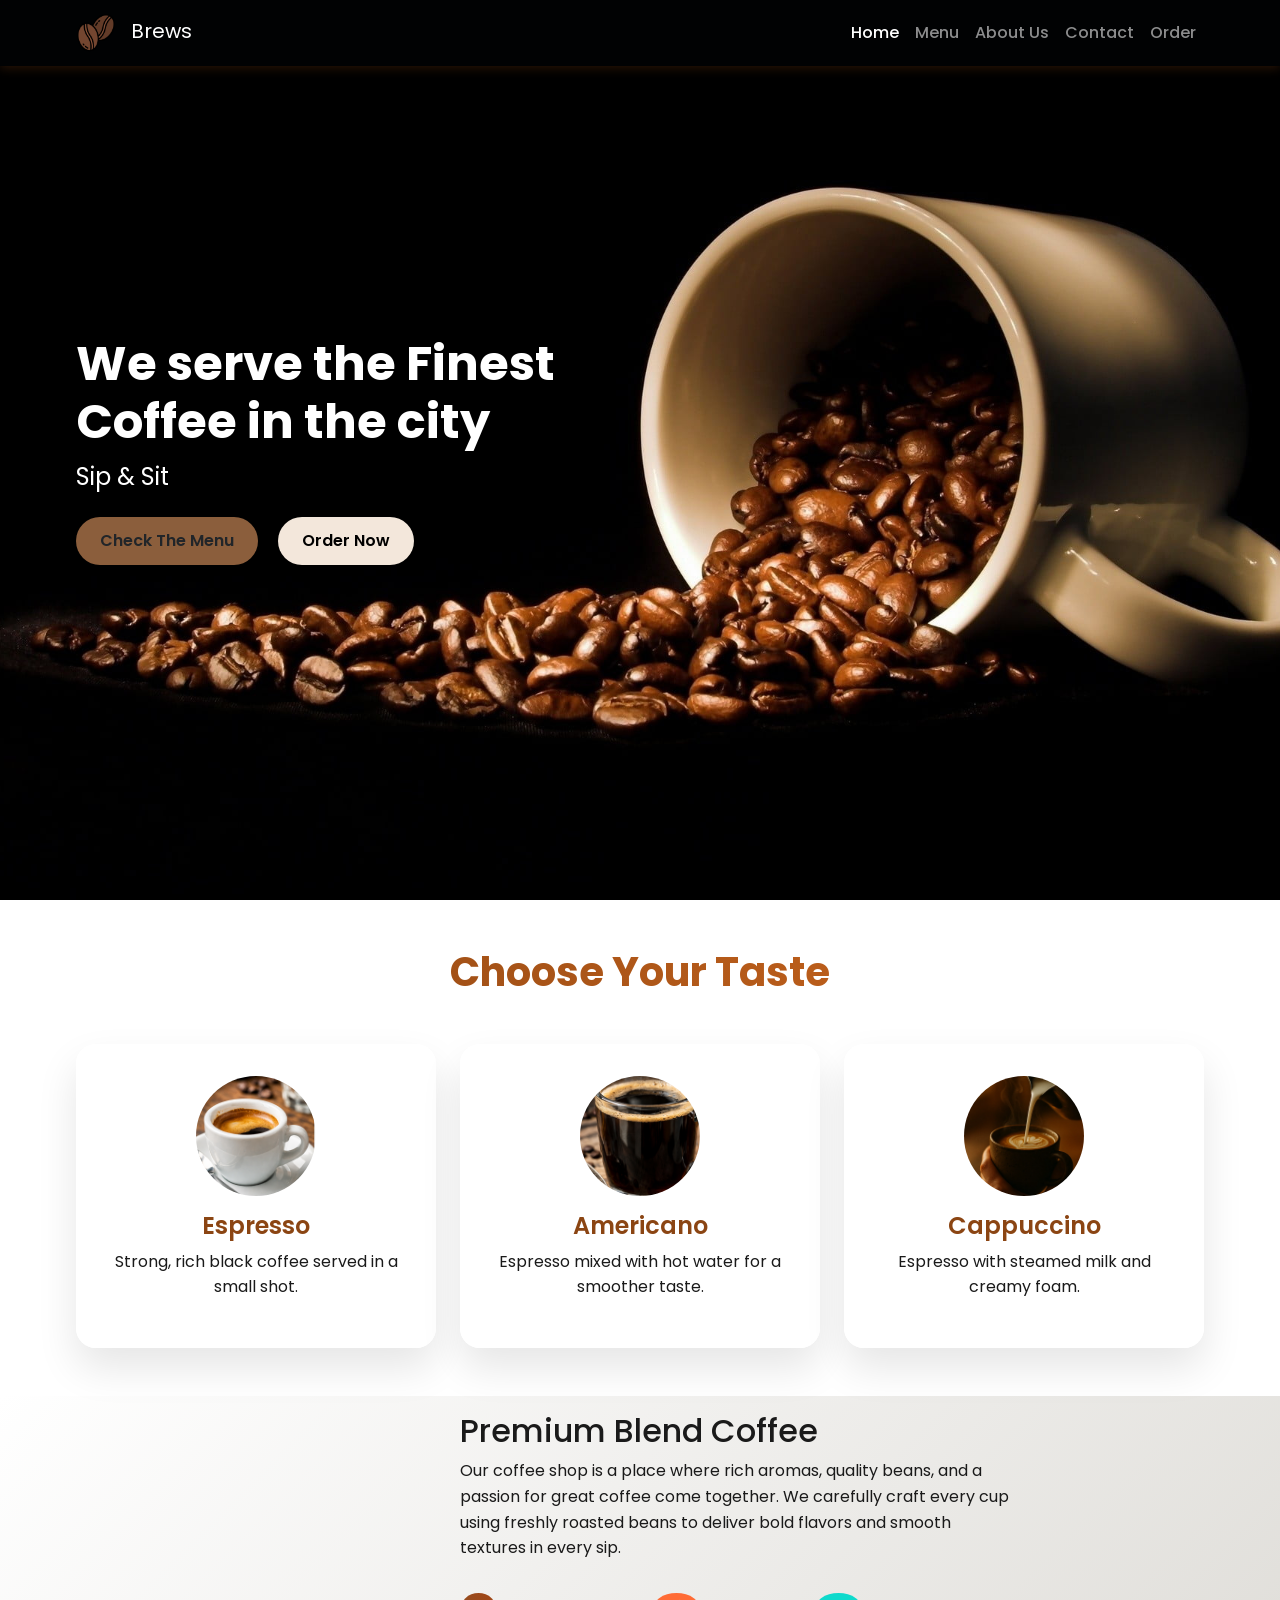
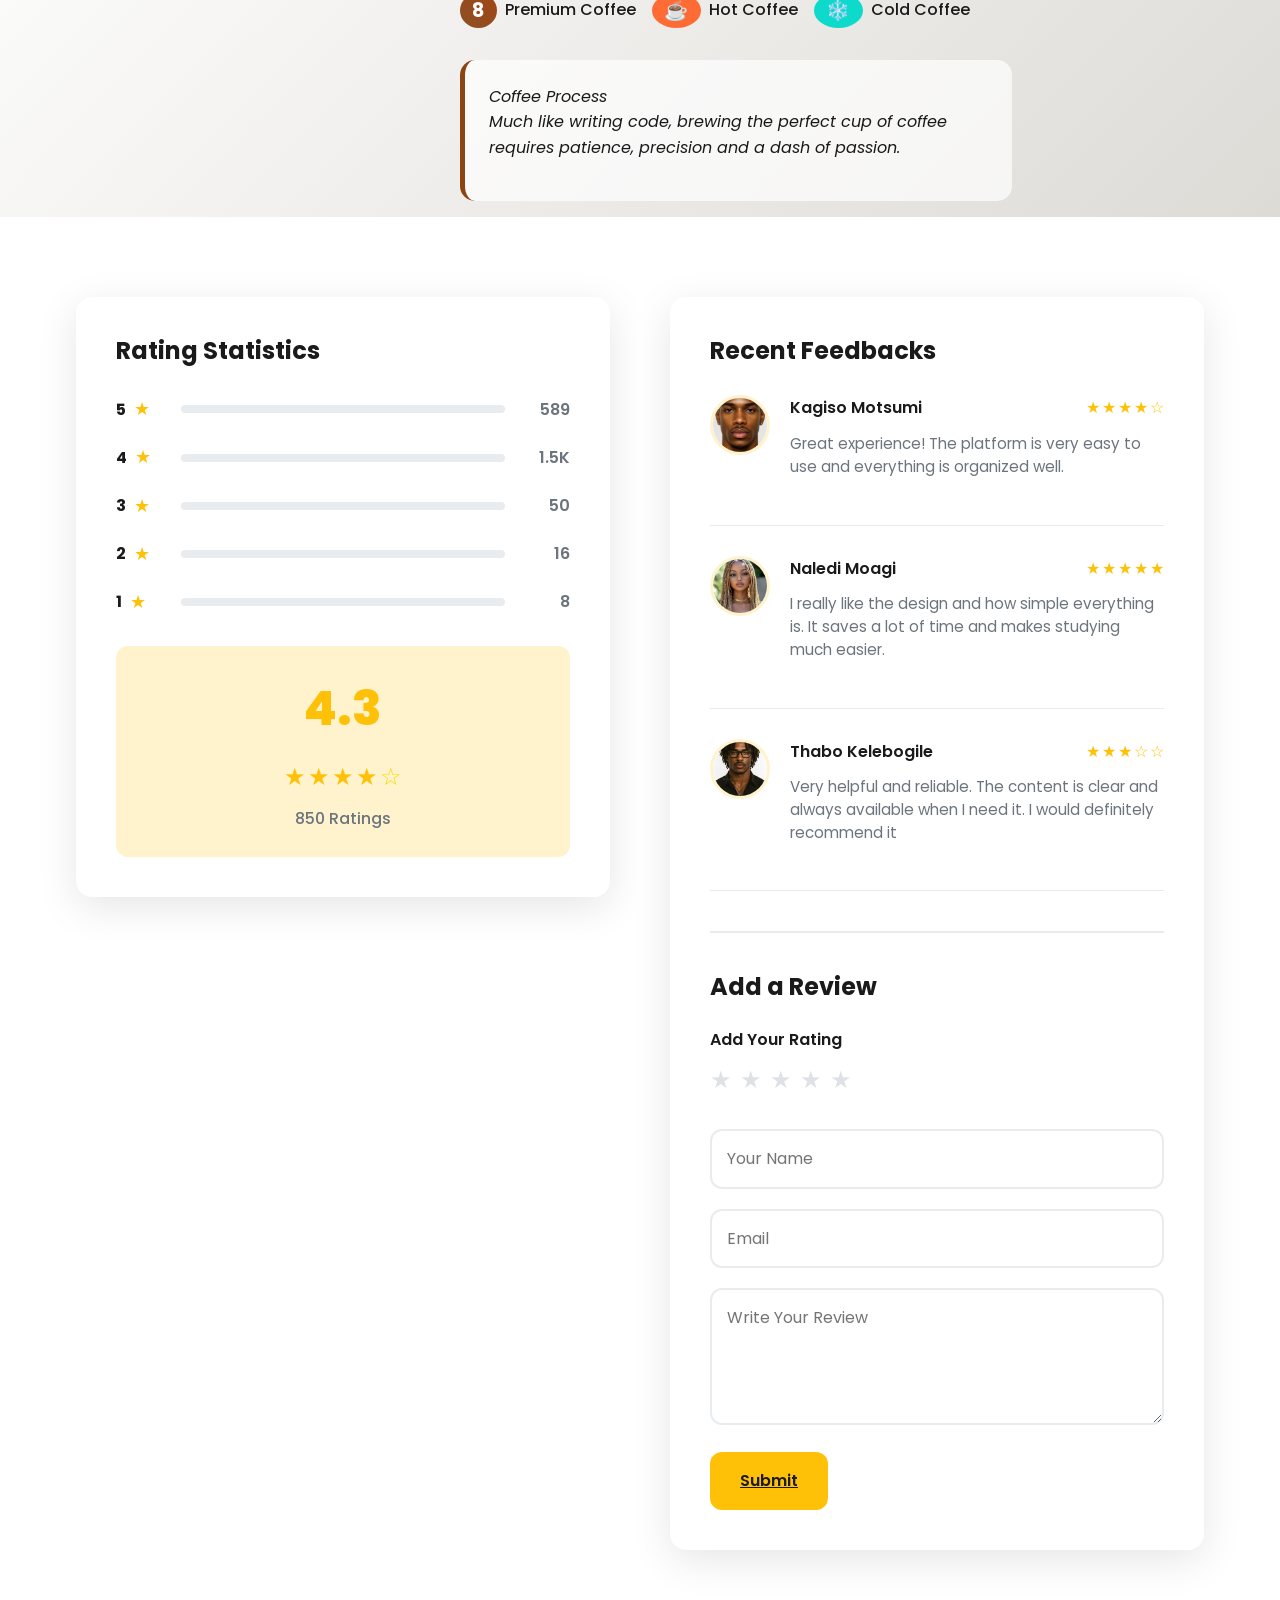
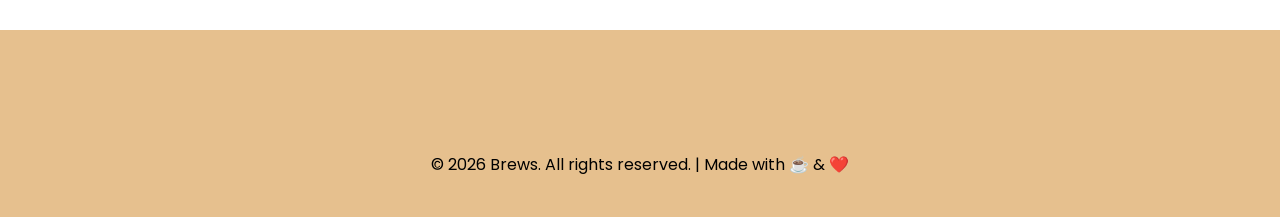
<file: index.html>
<!DOCTYPE html>
<html lang="en">
<head>
  <meta charset="UTF-8">
  <meta name="viewport" content="width=device-width, initial-scale=1.0">
  <title>Coffee Cafe - Best Coffee in the City</title>
  <link href="https://cdn.jsdelivr.net/npm/bootstrap@5.3.2/dist/css/bootstrap.min.css" rel="stylesheet">
  <link rel="stylesheet" href="Home.css">
  <link href="https://fonts.googleapis.com/css2?family=Poppins:wght@300;400;600;700&display=swap" rel="stylesheet">
</head>
<body>
  <!-- Navbar -->
  <nav class="navbar navbar-expand-lg navbar-dark fixed-top">
    <div class="container">
      <a class="navbar-brand" href="#">
        <img src="coffee-cup.png" alt="Brews" class="logo"> Brews
      </a>
      <button class="navbar-toggler" type="button" data-bs-toggle="collapse" data-bs-target="#navbarNav">
        <span class="navbar-toggler-icon"></span>
      </button>
      <div class="collapse navbar-collapse" id="navbarNav">
        <ul class="navbar-nav ms-auto">
          <li class="nav-item"><a class="nav-link active" href="index.html">Home</a></li>
          <li class="nav-item"><a class="nav-link" href="Menu.html">Menu</a></li>
          <li class="nav-item"><a class="nav-link" href="About Us.html">About Us</a></li>
          <li class="nav-item"><a class="nav-link" href="Contact.html">Contact</a></li>
          <li class="nav-item"><a class="nav-link" href="Order.html">Order</a></li>
        </ul>
      </div>
    </div>
  </nav>

  <!-- Hero Section -->
  <section class="hero">
    <div class="container">
      <div class="row align-items-center min-vh-100">
        <div class="col-lg-6">
          <h1 class="hero-title">We serve the <span class="highlight">Finest</span><br>Coffee in the city</h1>
          <p class="hero-subtitle">Sip & Sit</p>
          <!-- Hero Section Buttons -->
            <div class="hero-buttons">
            <a href="Menu.html" class="btn btn-coffee me-3">Check The Menu</a>
            <a href="Order.html" class="btn btn-order">Order Now</a>
            </div>
        </div>
      </div>
    </div>
  </section>

  <!-- Menu Cards Section -->
  <section id="menu" class="py-5">
    <div class="container">
      <h2 class="section-title text-center mb-5">Choose Your Taste</h1>
      <div class="row g-4">
        <div class="col-md-4">
          <div class="coffee-card">
            <img src="espresso.png" alt="Espresso" class="card-img">
            <h4>Espresso</h4>
            <p>Strong, rich black coffee served in a small shot.</p>
          </div>
        </div>
        <div class="col-md-4">
          <div class="coffee-card">
            <img src="americano.png" alt="Americano" class="card-img">
            <h4>Americano</h4>
            <p>Espresso mixed with hot water for a smoother taste.</p>
          </div>
        </div>
        <div class="col-md-4">
          <div class="coffee-card">
            <img src="cappuccino.webp" alt="Cappuccino" class="card-img">
            <h4>Cappuccino</h4>
            <p>Espresso with steamed milk and creamy foam.</p>
          </div>
        </div>
      </div>
    </div>
  </section>

  <!-- Premium Blend Section -->
  <section class="premium py-3">
    <div class="container">
      <div class="row align-items-center">
        <div class="col-lg-4">
          <video class="premium-img" autoplay loop muted playsinline>
            <source src="coffeee-steam.mp4" type="video/mp4">
          </video>
        </div>
        <div class="col-lg-6 premium-text">
          <h2>Premium Blend Coffee</h2>
          <p>Our coffee shop is a place where rich aromas, quality beans, and a passion for great coffee come together. We carefully craft every cup using freshly roasted beans to deliver bold flavors and smooth textures in every sip.</p>
          <div class="coffee-types">
            <div class="type-item"><span class="badge bg-premium">8</span> Premium Coffee</div>
            <div class="type-item"><span class="badge bg-hot">☕</span> Hot Coffee</div>
            <div class="type-item"><span class="badge bg-cold">❄️</span> Cold Coffee</div>
          </div>
          <div class="tea-info">
            <p>Coffee Process<br>Much like writing code, brewing the perfect cup of coffee requires patience, precision and a dash of passion.</p>
          </div>
        </div>
      </div>
    </div>
  </section>

  <head>
    <meta charset="UTF-8">
    <meta name="viewport" content="width=device-width, initial-scale=1.0">
    <title>Reviews Section</title>
    <link rel="stylesheet" href="FeedBack.css">
    <link href="https://fonts.googleapis.com/css2?family=Inter:wght@400;500;600;700&display=swap" rel="stylesheet">
</head>
  
  <section class="reviews-section">
        <div class="container">
            <div class="reviews-grid">
                <!-- LEFT: Rating Statistics and Image -->
                <div class="left-column">
                    <div class="rating-stats">
                        <div class="rating-header">
                            <h3>Rating Statistics</h3>
                        </div>
                        
                        <!-- Rating Bars -->
                        <div class="rating-bar">
                            <div class="rating-label">
                                <span class="rating-number">5</span>
                                <span class="star-icon">★</span>
                            </div>
                            <div class="bar-container">
                                <div class="bar fill-5" data-width="75%"></div>
                            </div>
                            <div class="rating-count">589</div>
                        </div>
                        
                        <div class="rating-bar">
                            <div class="rating-label">
                                <span class="rating-number">4</span>
                                <span class="star-icon">★</span>
                            </div>
                            <div class="bar-container">
                                <div class="bar fill-4" data-width="93%"></div>
                            </div>
                            <div class="rating-count">1.5K</div>
                        </div>
                        
                        <div class="rating-bar">
                            <div class="rating-label">
                                <span class="rating-number">3</span>
                                <span class="star-icon">★</span>
                            </div>
                            <div class="bar-container">
                                <div class="bar fill-3" data-width="50%"></div>
                            </div>
                            <div class="rating-count">50</div>
                        </div>
                        
                        <div class="rating-bar">
                            <div class="rating-label">
                                <span class="rating-number">2</span>
                                <span class="star-icon">★</span>
                            </div>
                            <div class="bar-container">
                                <div class="bar fill-2" data-width="24%"></div>
                            </div>
                            <div class="rating-count">16</div>
                        </div>
                        
                        <div class="rating-bar">
                            <div class="rating-label">
                                <span class="rating-number">1</span>
                                <span class="star-icon">★</span>
                            </div>
                            <div class="bar-container">
                                <div class="bar fill-1" data-width="3%"></div>
                            </div>
                            <div class="rating-count">8</div>
                        </div>

                        <!-- Overall Rating Box -->
                        <div class="overall-rating">
                            <div class="overall-score">
                                <span class="score-number">4.3</span>
                                <div class="stars">
                                    <span class="star">★</span>
                                    <span class="star">★</span>
                                    <span class="star">★</span>
                                    <span class="star">★</span>
                                    <span class="star half">☆</span>
                                </div>
                            </div>
                            <div class="total-ratings">
                                <span class="total-count">850 Ratings</span>
                            </div>
                        </div>
                    </div>
                </div>

                <!-- RIGHT: Recent Feedbacks + Add Review -->
                <div class="feedbacks-container">
                    <!-- Recent Feedbacks -->
                    <div class="feedbacks-header">
                        <h3>Recent Feedbacks</h3>
                    </div>
                    
                    <!-- Testimonial 1 -->
                    <div class="testimonial">
                        <div class="testimonial-avatar">
                            <img src="face1.jpeg" alt="Kagiso Motsumi">
                        </div>
                        <div class="testimonial-content">
                            <div class="testimonial-header">
                                <span class="testimonial-name">Kagiso Motsumi</span>
                                <div class="testimonial-stars">
                                    <span class="star">★</span>
                                    <span class="star">★</span>
                                    <span class="star">★</span>
                                    <span class="star">★</span>
                                    <span class="star">☆</span>
                                </div>
                            </div>
                            <p class="testimonial-text">
                                Great experience! The platform is very easy to use and everything is organized well.
                            </p>
                        </div>
                    </div>

                    <!-- Testimonial 2 -->
                    <div class="testimonial">
                        <div class="testimonial-avatar">
                            <img src="face2.jpeg" alt="Naledi Moagi">
                        </div>
                        <div class="testimonial-content">
                            <div class="testimonial-header">
                                <span class="testimonial-name">Naledi Moagi</span>
                                <div class="testimonial-stars">
                                    <span class="star">★</span>
                                    <span class="star">★</span>
                                    <span class="star">★</span>
                                    <span class="star">★</span>
                                    <span class="star">★</span>
                                </div>
                            </div>
                            <p class="testimonial-text">
                                I really like the design and how simple everything is. It saves a lot of time and makes studying much easier.
                            </p>
                        </div>
                    </div>

                    <!-- Testimonial 3 -->
                    <div class="testimonial">
                        <div class="testimonial-avatar">
                            <img src="face3.jpeg" alt="Thabo Kelebogile">
                        </div>
                        <div class="testimonial-content">
                            <div class="testimonial-header">
                                <span class="testimonial-name">Thabo Kelebogile</span>
                                <div class="testimonial-stars">
                                    <span class="star">★</span>
                                    <span class="star">★</span>
                                    <span class="star">★</span>
                                    <span class="star">☆</span>
                                    <span class="star">☆</span>
                                </div>
                            </div>
                            <p class="testimonial-text">
                                Very helpful and reliable. The content is clear and always available when I need it. I would definitely recommend it
                            </p>
                        </div>
                    </div>

                    <!-- Add Review Form -->
                    <div class="add-review">
                        <div class="add-review-header">
                            <h3>Add a Review</h3>
                        </div>
                        
                        <form class="review-form">
                            <div class="form-group">
                                <label>Add Your Rating</label>
                                <div class="rating-input">
                                    <span class="star clickable">★</span>
                                    <span class="star clickable">★</span>
                                    <span class="star clickable">★</span>
                                    <span class="star clickable">★</span>
                                    <span class="star clickable">★</span>
                                </div>
                            </div>
                            
                            <div class="form-group">
                                <input type="text" placeholder="Your Name" required>
                            </div>
                            
                            <div class="form-group">
                                <input type="email" placeholder="Email" required>
                            </div>
                            
                            <div class="form-group">
                                <textarea placeholder="Write Your Review" rows="4"></textarea>
                            </div>
                            
                            <a href="Email Submitted.html" class="submit-btn">Submit</a>
                        </form>
                    </div>
                </div>
            </div>
        </div>
    </section>

  <!-- Footer -->
  <footer class="footer-custom text-center py-4">
    <video width="90" height="90" autoplay loop muted playsinline>
      <source src="Coffee-Bean.mp4" type="video/mp4">
    </video>
    <p>&copy; 2026 Brews. All rights reserved. | Made with ☕ & ❤️</p>
  </footer>
  <script src="https://cdn.jsdelivr.net/npm/bootstrap@5.3.2/dist/js/bootstrap.bundle.min.js"></script>
</body>
</html>
</file>
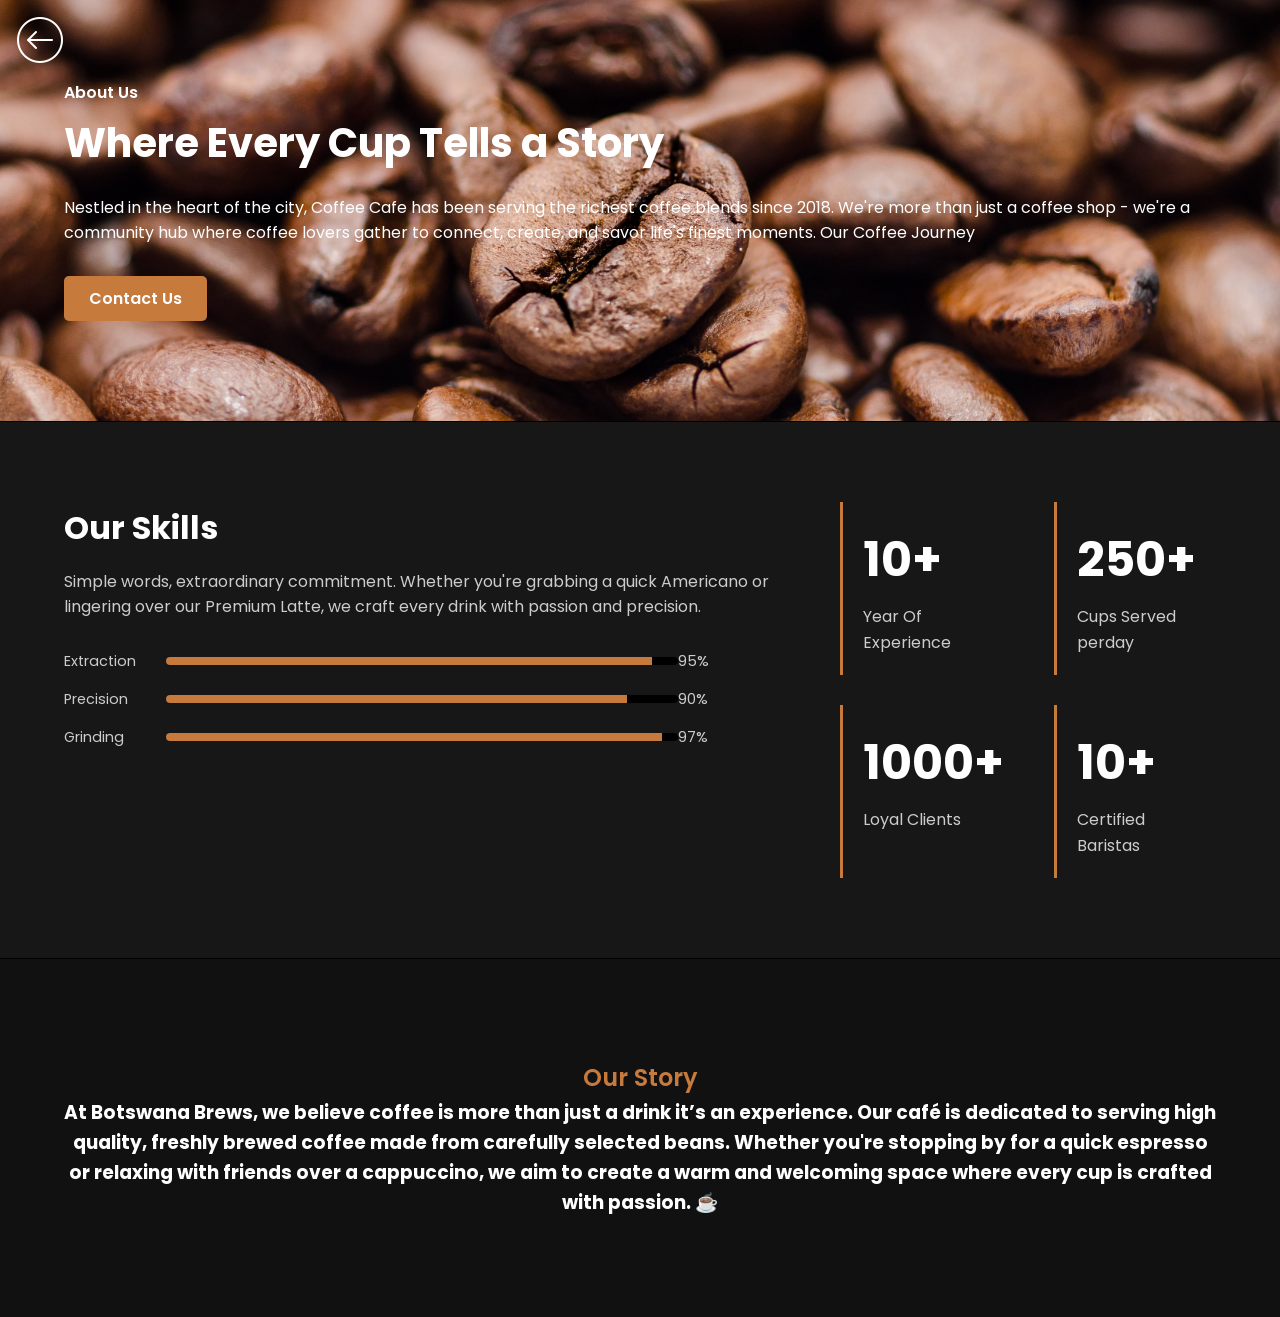
<file: About Us.html>
<!DOCTYPE html>
<html lang="en">
<head>
    <meta charset="UTF-8">
    <meta name="viewport" content="width=device-width, initial-scale=1.0">
    <title>About US</title>
    <link rel="stylesheet" href="About Us.css">
    <!-- Assuming a simple font import for a modern look, like Poppins or Inter -->
    <link href="https://fonts.googleapis.com/css2?family=Poppins:wght@300;400;600;700&display=swap" rel="stylesheet">
</head>
<body>

    <a href="index.html" class="back-home">
        <img src="Back Arrow.png" alt="Back">
    </a>

    <!-- HERO / ABOUT US SECTION -->
    <section class="hero-section">
        <div class="container">
                <div class="about-main-content">
                    <div class="about-text-container">
                    <p class="section-subtitle">About Us</p>
                    <h2>Where Every Cup Tells a Story</h2>
                    <p class="main-text">
                       Nestled in the heart of the city, Coffee Cafe has been serving the richest coffee blends since 2018. We're more than just a coffee shop - we're a community hub where coffee lovers gather to connect, create, and savor life's finest moments. Our Coffee Journey
                    </p>
                    <a href="Contact.html" class="btn btn-primary">Contact Us</a>
                </div>
            </div>
        </div>
    </section>

    <!-- OUR SKILLS SECTION -->
    <section class="skills-section">
        <div class="container skills-grid">
            <div class="skills-list-container">
                <h3>Our Skills</h3>
                <p class="section-text">
                    Simple words, extraordinary commitment. Whether you're grabbing a quick Americano or lingering over our Premium Latte, we craft every drink with passion and precision.
                </p>
                
                <!-- Skill Bars -->
                <div class="skill-bar">
                    <span class="skill-name">Extraction</span>
                    <div class="bar-container"><div class="bar" style="width: 95%;"></div></div>
                    <span class="skill-percent">95%</span>
                </div>
                <div class="skill-bar">
                    <span class="skill-name">Precision</span>
                    <div class="bar-container"><div class="bar" style="width: 90%;"></div></div>
                    <span class="skill-percent">90%</span>
                </div>
                <div class="skill-bar">
                    <span class="skill-name">Grinding</span>
                    <div class="bar-container"><div class="bar" style="width: 97%;"></div></div>
                    <span class="skill-percent">97%</span>
                </div>
            </div>

            <!-- Stats Counter -->
            <div class="stats-container">
                <div class="stat-item">
                    <div class="stat-number">10+</div>
                    <div class="stat-label">Year Of Experience</div>
                </div>
                <div class="stat-item">
                    <div class="stat-number">250+</div>
                    <div class="stat-label">Cups Served perday</div>
                </div>
                <div class="stat-item">
                    <div class="stat-number">1000+</div>
                    <div class="stat-label">Loyal Clients</div>
                </div>
                <div class="stat-item">
                    <div class="stat-number">10+</div>
                    <div class="stat-label">Certified Baristas</div>
                </div>
            </div>
        </div>
    </section>

    <!-- HIRE US CTA BANNER -->
    <section class="cta-banner">
        <div class="container cta-content">
            <h1 class="cta-pre-title">Our Story</h1>
            <h3>At Botswana Brews, we believe coffee is more than just a drink it’s an experience. Our café is dedicated to serving high quality, freshly brewed coffee made from carefully selected beans. Whether you're stopping by for a quick espresso or relaxing with friends over a cappuccino, we aim to create a warm and welcoming space where every cup is crafted with passion. ☕</h3>
        </div>
    </section>


</body>
</html>
</file>
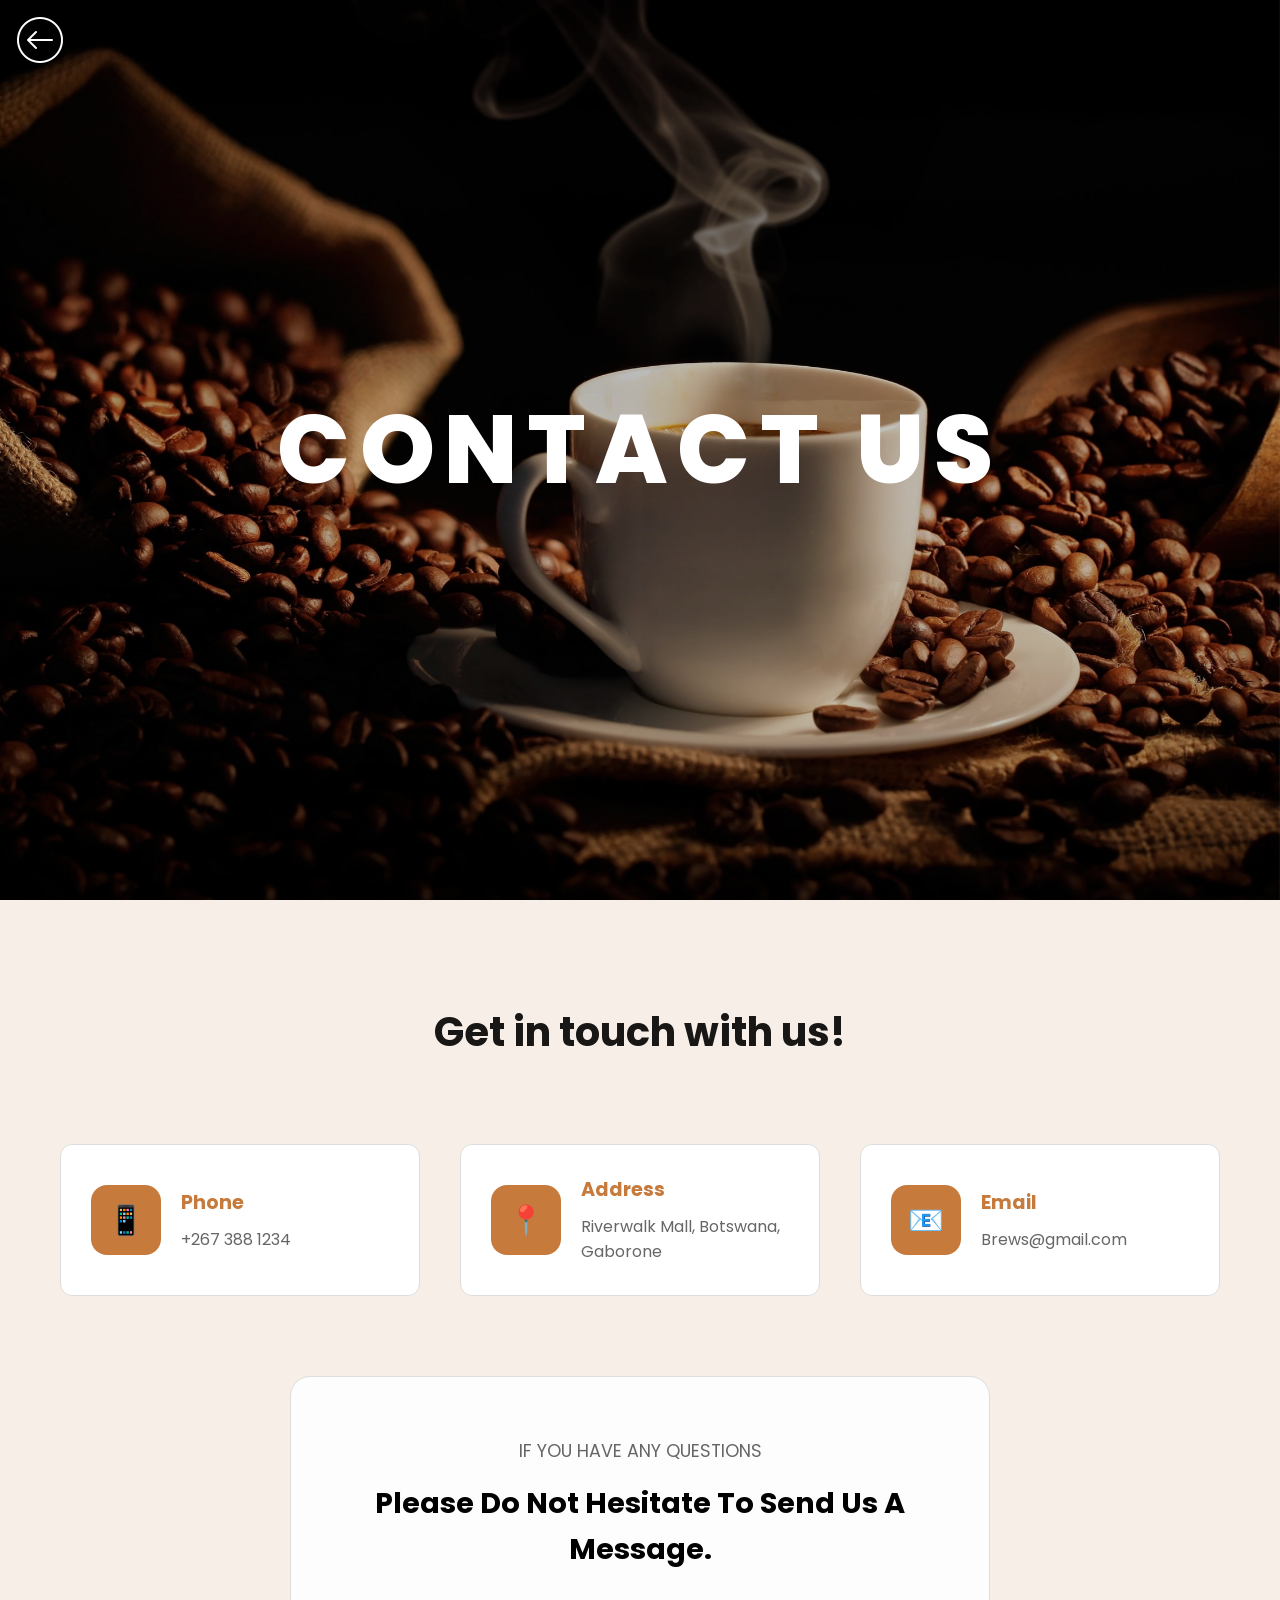
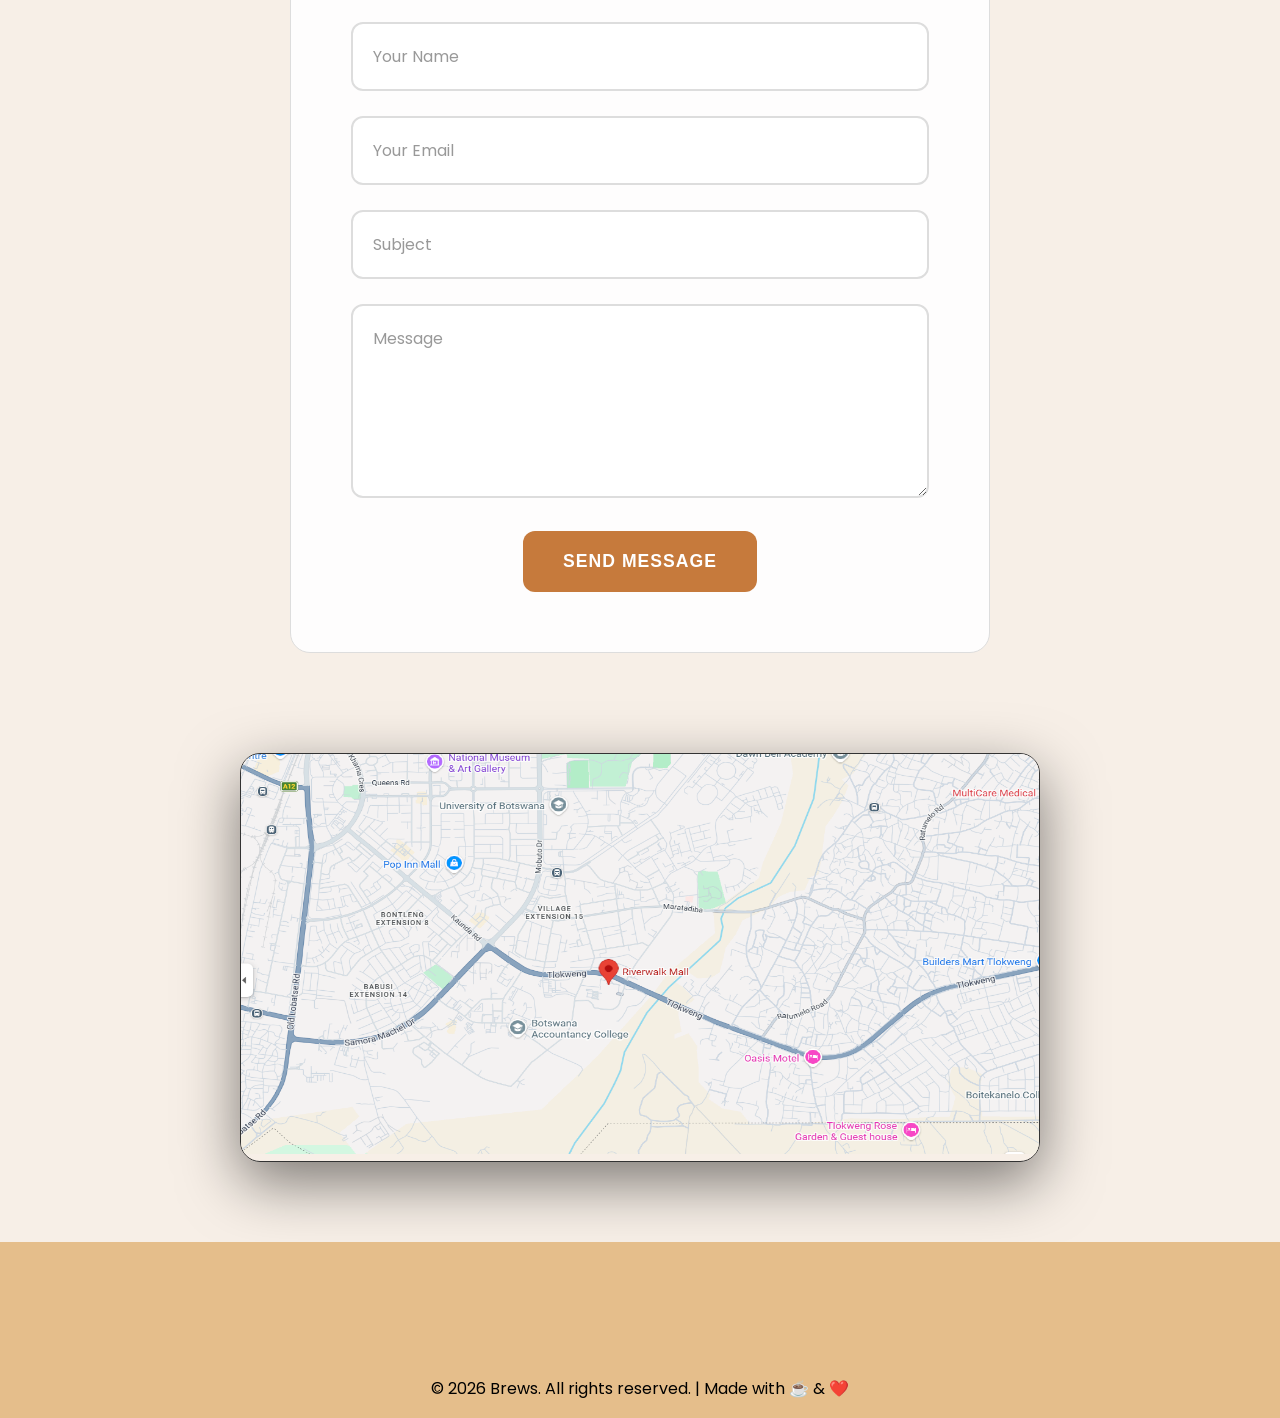
<file: Contact.html>
<!DOCTYPE html>
<html lang="en">
<head>
    <meta charset="UTF-8">
    <meta name="viewport" content="width=device-width, initial-scale=1.0">
    <title>Contact Us</title>
    <link rel="stylesheet" href="Contact.css">
    <link href="https://fonts.googleapis.com/css2?family=Poppins:wght@300;400;500;600;700;800&display=swap" rel="stylesheet">
</head>
<body>
   
    <a href="index.html" class="back-home">
        <img src="Back Arrow.png" alt="Back">
    </a>

    <!-- HERO SECTION -->
    <section class="hero">
        <div class="hero-bg"></div>
        <div class="container">
            <div class="hero-content">
                <h1 class="hero-title">CONTACT US</h1>
            </div>
        </div>
    </section>

    <!-- CONTACT INFO SECTION -->
    <section class="contact-info-section">
        <div class="container">
            <div class="section-title">
                <h2>Get in touch with us!</h2>
            </div>
            
            <div class="contact-grid">
                <!-- Phone -->
                <div class="contact-item">
                    <div class="contact-icon phone">📱</div>
                    <div class="contact-details">
                        <h3>Phone</h3>
                        <p>+267 388 1234</p>
                    </div>
                </div>

                <!-- Address -->
                <div class="contact-item">
                    <div class="contact-icon location">📍</div>
                    <div class="contact-details">
                        <h3>Address</h3>
                        <p>Riverwalk Mall, Botswana, Gaborone</p>
                    </div>
                </div>

                <!-- Email -->
                <div class="contact-item">
                    <div class="contact-icon email">📧</div>
                    <div class="contact-details">
                        <h3>Email</h3>
                        <p>Brews@gmail.com</p>
                    </div>
                </div>
            </div>
        </div>
    </section>

    <!-- CONTACT FORM SECTION -->
    <section class="contact-form-section">
        <div class="container">
            <div class="form-container">
                <div class="form-header">
                    <p>IF YOU HAVE ANY QUESTIONS</p>
                    <h3>Please Do Not Hesitate To Send Us A Message.</h3>
                </div>
                
                <form class="contact-form">
                    <div class="form-group">
                        <input type="text" placeholder="Your Name" required>
                    </div>
                    <div class="form-group">
                        <input type="email" placeholder="Your Email" required>
                    </div>
                    <div class="form-group">
                        <input type="text" placeholder="Subject" required>
                    </div>
                    <div class="form-group">
                        <textarea placeholder="Message" rows="6" required></textarea>
                    </div>
                    <button type="submit" class="submit-btn">Send Message</button>
                </form>
            </div>
        </div>
    </section>

    <!-- MAP SECTION -->
    <section class="map-section">
        <div class="map-container">
            <!-- Map Image -->
            <img src="MAP.png" alt="Map" style="width:100%; height:400px; border:0;">
        </div>
    </section>

     <!-- Footer -->
  <footer class="footer-custom text-center py-4">
    <video width="110" height="110" autoplay loop muted playsinline>
      <source src="SpinningBean.mp4" type="video/mp4">
    </video>
    <p>&copy; 2026 Brews. All rights reserved. | Made with ☕ & ❤️</p>
  </footer>
</body>
</html>
</file>
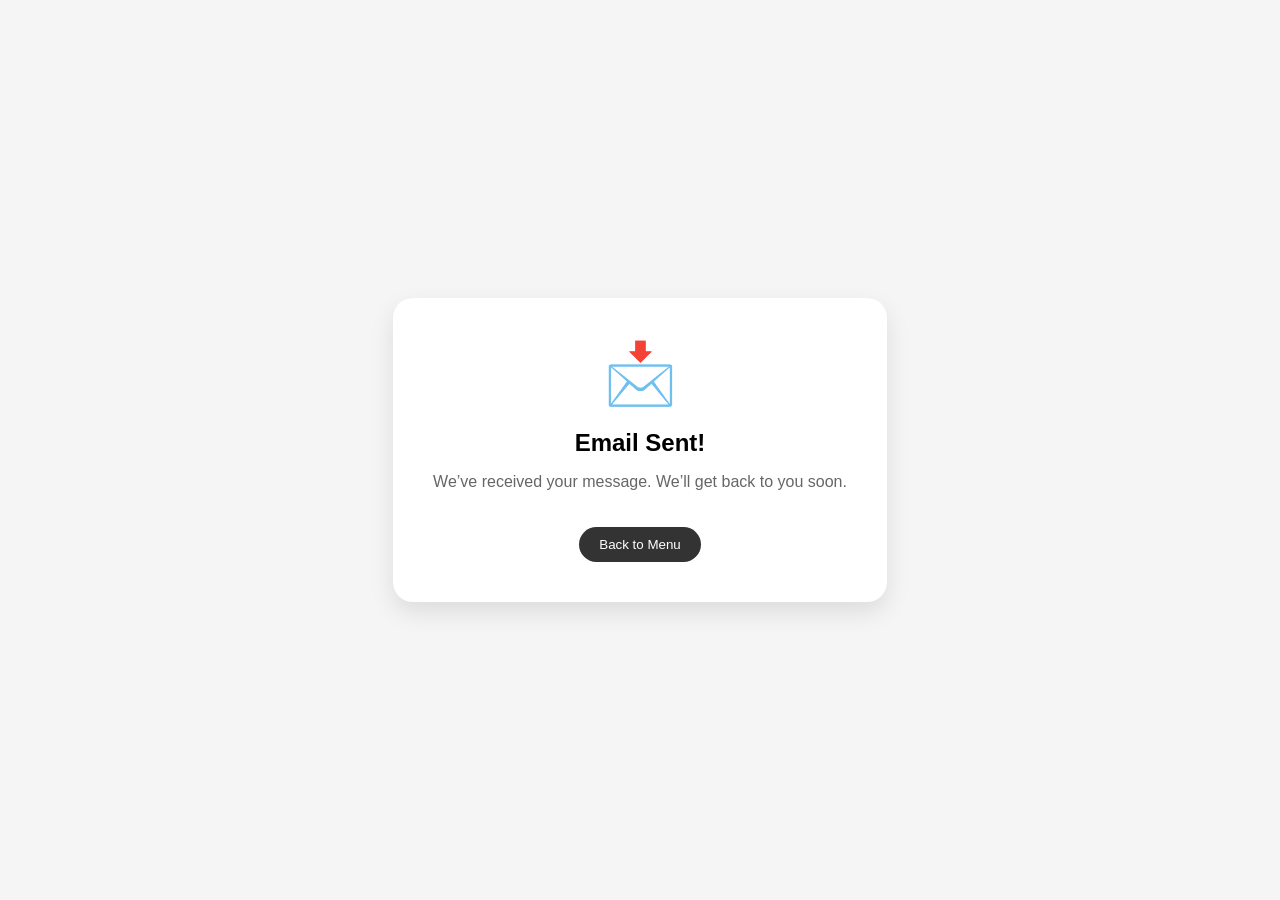
<file: Email Submitted.html>
<!DOCTYPE html>
<html lang="en">
<head>
<meta charset="UTF-8">
<meta name="viewport" content="width=device-width, initial-scale=1.0">
<title>Email Submitted</title>

<style>
body {
    margin: 0;
    height: 100vh;
    display: flex;
    justify-content: center;
    align-items: center;
    font-family: Arial, sans-serif;
    background: #f5f5f5;
}

.container {
    background: white;
    padding: 40px;
    border-radius: 20px;
    text-align: center;
    box-shadow: 0 10px 25px rgba(0,0,0,0.1);
    animation: slideUp 0.8s ease;
}

.icon {
    font-size: 60px;
    margin-bottom: 20px;
    animation: bounce 1s ease;
}

h2 {
    margin-bottom: 10px;
}

p {
    color: #666;
}

.btn {
    margin-top: 20px;
    padding: 10px 20px;
    border: none;
    background: #333;
    color: white;
    border-radius: 25px;
    cursor: pointer;
}

/* Animations */
@keyframes slideUp {
    from { transform: translateY(50px); opacity: 0; }
    to { transform: translateY(0); opacity: 1; }
}

@keyframes bounce {
    0% { transform: scale(0.5); }
    60% { transform: scale(1.2); }
    100% { transform: scale(1); }
}
</style>
</head>

<body>

<div class="container">
    <div class="icon">📩</div>
    <h2>Email Sent!</h2>
    <p>We’ve received your message. We’ll get back to you soon.</p>

    <button class="btn" onclick="goHome()">Back to Menu</button>
</div>

<script>
function goHome() {
    window.location.href = "index.html#bottom";
}
</script>

</body>
</html>
</file>
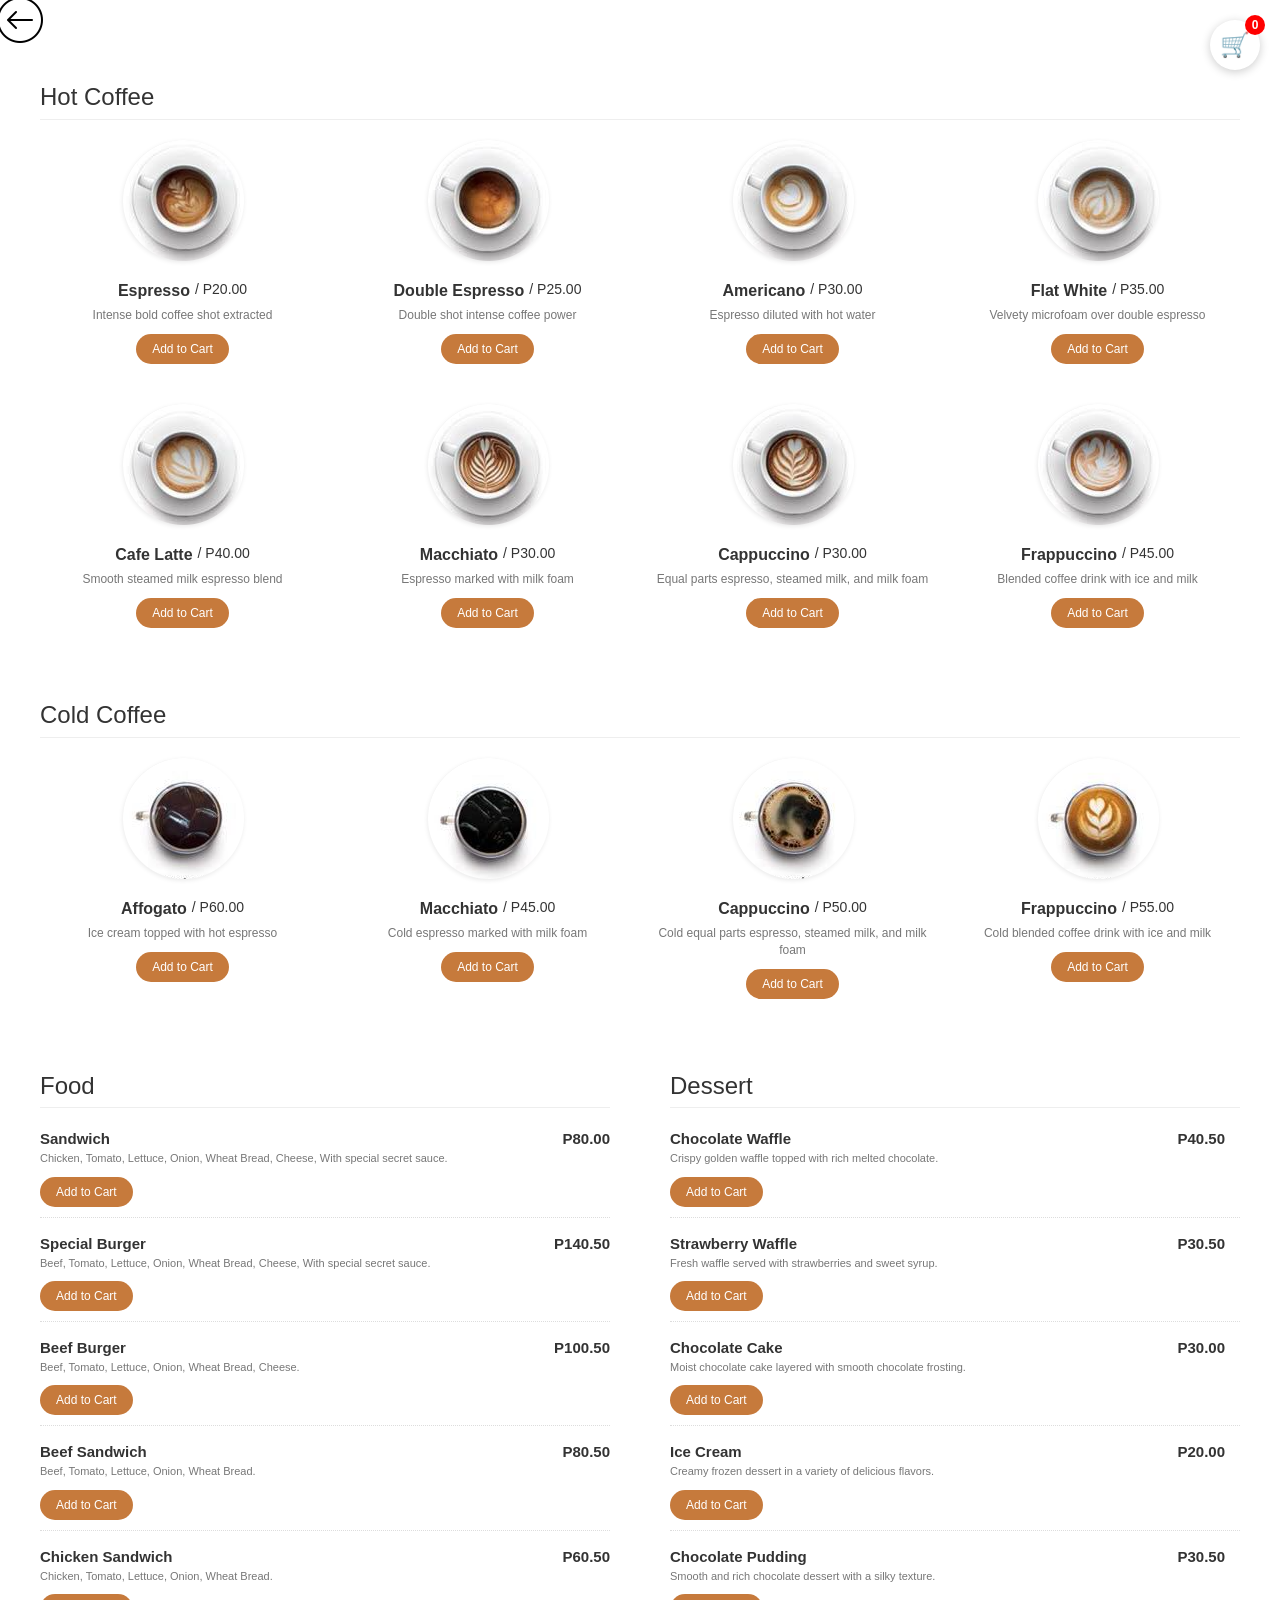
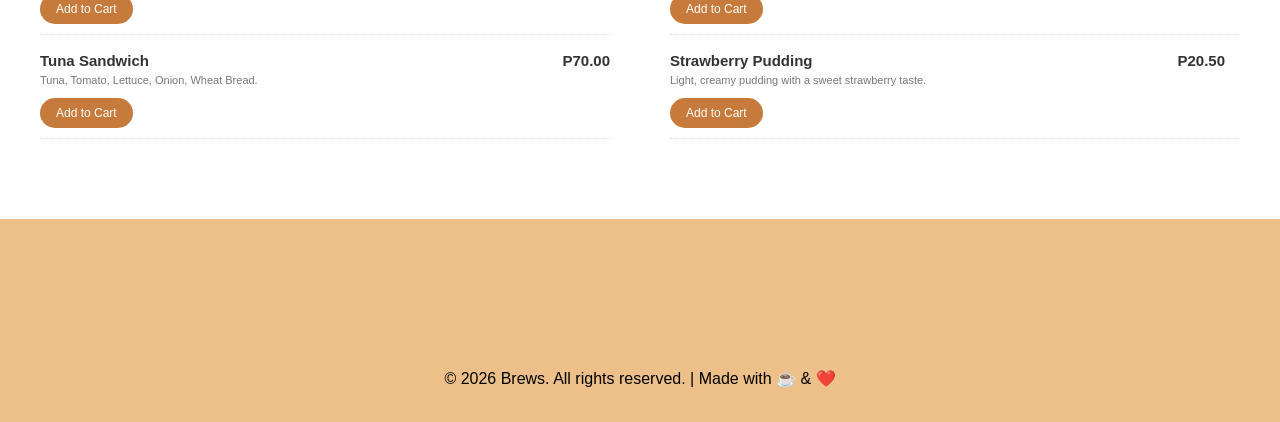
<file: Menu.html>
<!DOCTYPE html>
<html lang="en">
<head>
    <meta charset="UTF-8">
    <meta name="viewport" content="width=device-width, initial-scale=1.0">
    <title>Cafe Menu Design</title>
    <link rel="stylesheet" href="Menu.css">
</head>
<body>

    <a href="index.html" class="back-home">
    <img src="Back Arrow.png" alt="Back">
</a>

    <div class="cart-icon" onclick="window.location.href='Order.html'">
        🛒 <span id="cart-count">0</span>
    </div>

    <main class="menu-container">
        <!-- Hot Drinks Section -->
        <section class="menu-section hot-drinks">
            <h2 class="section-title">Hot Coffee</h2>
            <div class="menu-grid">
                <!-- Item 1: Espresso -->
                <div class="menu-item">
                    <div class="item-image">
                        <img src="Espresso-Cup.png" alt="Espresso">
                    </div>
                    <div class="item-details">
                        <h3 class="item-name">Espresso <span class="item-price">/ P20.00</span></h3>
                        <p class="item-description">Intense bold coffee shot extracted</p>
                        <button class="add-to-cart" data-name="Espresso" data-price="20.00">Add to Cart</button>
                    </div>
                </div>
                <!-- Item 2: Double Espresso -->
                <div class="menu-item">
                    <div class="item-image">
                        <img src="DoubleEspresso-Cup.png" alt="Espresso">
                    </div>
                    <div class="item-details">
                        <h3 class="item-name">Double Espresso <span class="item-price">/ P25.00</span></h3>
                        <p class="item-description">Double shot intense coffee power</p>
                        <button class="add-to-cart" data-name="Double Espresso" data-price="25.00">Add to Cart</button>
                    </div>
                </div>
                <!-- Item 3: Americano -->
                <div class="menu-item">
                    <div class="item-image">
                        <img src="Americano-Cup.png" alt="Espresso">
                    </div>
                    <div class="item-details">
                        <h3 class="item-name">Americano <span class="item-price">/ P30.00</span></h3>
                        <p class="item-description">Espresso diluted with hot water</p>
                        <button class="add-to-cart" data-name="Americano" data-price="30.00">Add to Cart</button>
                    </div>
                </div>
                <!-- Item 4: Flat White -->
                <div class="menu-item">
                    <div class="item-image">
                        <img src="FlatWhite-Cup.png" alt="Espresso">
                    </div>
                    <div class="item-details">
                        <h3 class="item-name">Flat White <span class="item-price">/ P35.00</span></h3>
                        <p class="item-description">Velvety microfoam over double espresso</p>
                        <button class="add-to-cart" data-name="Flat White" data-price="35.00">Add to Cart</button>
                    </div>
                </div>
                <!-- Item 5: Cafe Latte -->
                <div class="menu-item">
                    <div class="item-image">
                        <img src="CafeLatte-Cup.png" alt="Espresso">
                    </div>
                    <div class="item-details">
                        <h3 class="item-name">Cafe Latte <span class="item-price">/ P40.00</span></h3>
                        <p class="item-description">Smooth steamed milk espresso blend</p>
                        <button class="add-to-cart" data-name="Cafe Latte" data-price="40.00">Add to Cart</button>
                    </div>
                </div>
                <!-- Item 6: Macchiato -->
                <div class="menu-item">
                    <div class="item-image">
                        <img src="Macchiato-Cup.png" alt="Espresso">
                    </div>
                    <div class="item-details">
                        <h3 class="item-name">Macchiato <span class="item-price">/ P30.00</span></h3>
                        <p class="item-description">Espresso marked with milk foam</p>
                        <button class="add-to-cart" data-name="Macchiato" data-price="30.00">Add to Cart</button>
                    </div>
                </div>
                <!-- Item 7: Cappuccino -->
                <div class="menu-item">
                    <div class="item-image">
                        <img src="Cappuccino-Cup.png" alt="Espresso">
                    </div>
                    <div class="item-details">
                        <h3 class="item-name">Cappuccino <span class="item-price">/ P30.00</span></h3>
                        <p class="item-description">Equal parts espresso, steamed milk, and milk foam</p>
                        <button class="add-to-cart" data-name="Cappuccino" data-price="30.00">Add to Cart</button>
                    </div>
                </div>
                <!-- Item 8: Frappuccino -->
                <div class="menu-item">
                    <div class="item-image">
                        <img src="Frappuccino-Cup.png" alt="Espresso">
                    </div>
                    <div class="item-details">
                        <h3 class="item-name">Frappuccino <span class="item-price">/ P45.00</span></h3>
                        <p class="item-description">Blended coffee drink with ice and milk</p>
                        <button class="add-to-cart" data-name="Frappuccino" data-price="45.00">Add to Cart</button>
                    </div>
                </div>
            </div>
        </section>

        <!-- Cold Drinks Section -->
        <section class="menu-section cold-drinks">
            <h2 class="section-title">Cold Coffee</h2>
            <div class="menu-grid">
                <!-- Item 1: Affogato -->
                <div class="menu-item">
                    <div class="item-image">
                        <img src="ColdAffogato-Cup.png" alt="Affogato">
                    </div>
                    <div class="item-details">
                        <h3 class="item-name">Affogato <span class="item-price">/ P60.00</span></h3>
                        <p class="item-description">Ice cream topped with hot espresso</p>
                        <button class="add-to-cart" data-name="Affogato" data-price="60.00">Add to Cart</button>
                    </div>
                </div>
                <!-- Item 2: Macchiato (Cold) -->
                <div class="menu-item">
                    <div class="item-image">
                        <img src="ColdMacchiato-Cup.png" alt="Macchiato">
                    </div>
                    <div class="item-details">
                        <h3 class="item-name">Macchiato <span class="item-price">/ P45.00</span></h3>
                        <p class="item-description">Cold espresso marked with milk foam</p>
                        <button class="add-to-cart" data-name="Cold Macchiato" data-price="45.00">Add to Cart</button>
                    </div>
                </div>
                <!-- Item 3: Cappuccino (Cold) -->
                <div class="menu-item">
                    <div class="item-image">
                        <img src="ColdCappuccino-Cup.png" alt="Cappuccino">
                    </div>
                    <div class="item-details">
                        <h3 class="item-name">Cappuccino <span class="item-price">/ P50.00</span></h3>
                        <p class="item-description">Cold equal parts espresso, steamed milk, and milk foam</p>
                        <button class="add-to-cart" data-name="Cold Cappuccino" data-price="50.00">Add to Cart</button>
                    </div>
                </div>
                <!-- Item 4: Frappuccino (Cold) -->
                <div class="menu-item">
                    <div class="item-image">
                        <img src="ColdFrappuccino-Cup.png" alt="Frappuccino">
                    </div>
                    <div class="item-details">
                        <h3 class="item-name">Frappuccino <span class="item-price">/ P55.00</span></h3>
                        <p class="item-description">Cold blended coffee drink with ice and milk</p>
                        <button class="add-to-cart" data-name="Cold Frappuccino" data-price="55.00">Add to Cart</button>
                    </div>
                </div>
            </div>
        </section>

        <!-- Food and Dessert Sections (Side-by-Side) -->
        <section class="food-dessert-layout">
            <!-- Food Section -->
            <section class="menu-section food-items">
                <h2 class="section-title">Food</h2>
                <div class="list-layout">
                    <!-- Item 1: Chicken-->
                    <div class="list-item">
                        <div class="list-item-main">
                            <h3 class="item-name">Sandwich</h3>
                            <p class="item-description">Chicken, Tomato, Lettuce, Onion, Wheat Bread, Cheese, With special secret sauce.</p>
                            <button class="add-to-cart" data-name="Sandwich" data-price="80.00">Add to Cart</button>
                        </div>
                        <div class="item-price-col">
                            <span class="item-price">P80.00</span>
                        </div>
                    </div>
                    <!-- Item 2: Special Burger -->
                    <div class="list-item">
                        <div class="list-item-main">
                            <h3 class="item-name">Special Burger</h3>
                            <p class="item-description">Beef, Tomato, Lettuce, Onion, Wheat Bread, Cheese, With special secret sauce.</p>
                            <button class="add-to-cart" data-name="Special Burger" data-price="140.50">Add to Cart</button>
                        </div>
                        <div class="item-price-col">
                            <span class="item-price">P140.50</span>
                        </div>
                    </div>
                    <!-- Item 3: Beef Burger -->
                    <div class="list-item">
                        <div class="list-item-main">
                            <h3 class="item-name">Beef Burger</h3>
                            <p class="item-description">Beef, Tomato, Lettuce, Onion, Wheat Bread, Cheese.</p>
                            <button class="add-to-cart" data-name="Beef Burger" data-price="100.50">Add to Cart</button>
                        </div>
                        <div class="item-price-col">
                            <span class="item-price">P100.50</span>
                        </div>
                    </div>
                    <!-- Item 4: Beef Sandwich -->
                    <div class="list-item">
                        <div class="list-item-main">
                            <h3 class="item-name">Beef Sandwich</h3>
                            <p class="item-description">Beef, Tomato, Lettuce, Onion, Wheat Bread.</p>
                            <button class="add-to-cart" data-name="Beef Sandwich" data-price="80.50">Add to Cart</button>
                        </div>
                        <div class="item-price-col">
                            <span class="item-price">P80.50</span>
                        </div>
                    </div>
                    <!-- Item 5: Chicken Sandwich-->
                    <div class="list-item">
                        <div class="list-item-main">
                            <h3 class="item-name">Chicken Sandwich</h3>
                            <p class="item-description">Chicken, Tomato, Lettuce, Onion, Wheat Bread.</p>
                            <button class="add-to-cart" data-name="Chicken Sandwich" data-price="60.50">Add to Cart</button>
                        </div>
                        <div class="item-price-col">
                            <span class="item-price">P60.50</span>
                        </div>
                    </div>
                    <!-- Item 6: Tuna Sandwich -->
                    <div class="list-item">
                        <div class="list-item-main">
                            <h3 class="item-name">Tuna Sandwich</h3>
                            <p class="item-description">Tuna, Tomato, Lettuce, Onion, Wheat Bread.</p>
                            <button class="add-to-cart" data-name="Tuna Sandwich" data-price="70.00">Add to Cart</button>
                        </div>
                        <div class="item-price-col">
                            <span class="item-price">P70.00</span>
                        </div>
                    </div>
                </div>
            </section>

            <!-- Dessert Section -->
            <section class="menu-section dessert-items">
                <h2 class="section-title">Dessert</h2>
                <div class="list-layout">
                    <!-- Item 1: Chocolate Waffle -->
                    <div class="list-item">
                        <div class="list-item-main">
                            <h3 class="item-name">Chocolate Waffle <span class="item-price">P40.50</span></h3>
                            <p class="item-description">Crispy golden waffle topped with rich melted chocolate.</p>
                            <button class="add-to-cart" data-name="Chocolate Waffle" data-price="40.50">Add to Cart</button>
                        </div>
                        <div class="item-price-col">
                            <span class="item-price">P40.50</span>
                        </div>
                    </div>
                    <!-- Item 2: Strawberry Waffle -->
                    <div class="list-item">
                        <div class="list-item-main">
                            <h3 class="item-name">Strawberry Waffle <span class="item-price">P30.50</span></h3>
                            <p class="item-description">Fresh waffle served with strawberries and sweet syrup.</p>
                            <button class="add-to-cart" data-name="Strawberry Waffle" data-price="30.50">Add to Cart</button>
                        </div>
                        <div class="item-price-col">
                            <span class="item-price">P30.50</span>
                        </div>
                    </div>
                    <!-- Item 3: Chocolate Cake -->
                    <div class="list-item">
                        <div class="list-item-main">
                            <h3 class="item-name">Chocolate Cake <span class="item-price">P30.00</span></h3>
                            <p class="item-description">Moist chocolate cake layered with smooth chocolate frosting.</p>
                            <button class="add-to-cart" data-name="Chocolate Cake" data-price="30.00">Add to Cart</button>
                        </div>
                        <div class="item-price-col">
                            <span class="item-price">P30.00</span>
                        </div>
                    </div>
                    <!-- Item 4: Ice Cream -->
                    <div class="list-item">
                        <div class="list-item-main">
                            <h3 class="item-name">Ice Cream <span class="item-price">P20.00</span></h3>
                            <p class="item-description">Creamy frozen dessert in a variety of delicious flavors.</p>
                            <button class="add-to-cart" data-name="Ice Cream" data-price="40.00">Add to Cart</button>
                        </div>
                        <div class="item-price-col">
                            <span class="item-price">P40.00</span>
                        </div>
                    </div>
                    <!-- Item 5: Chocolate Pudding -->
                    <div class="list-item">
                        <div class="list-item-main">
                            <h3 class="item-name">Chocolate Pudding <span class="item-price">P30.50</span></h3>
                            <p class="item-description">Smooth and rich chocolate dessert with a silky texture.</p>
                            <button class="add-to-cart" data-name="Chocolate Pudding" data-price="30.50">Add to Cart</button>
                        </div>
                        <div class="item-price-col">
                            <span class="item-price">P30.50</span>
                        </div>
                    </div>
                    <!-- Item 6: Strawberry Pudding -->
                    <div class="list-item">
                        <div class="list-item-main">
                            <h3 class="item-name">Strawberry Pudding <span class="item-price">P20.50</span></h3>
                            <p class="item-description">Light, creamy pudding with a sweet strawberry taste.</p>
                            <button class="add-to-cart" data-name="Strawberry Pudding" data-price="20.50">Add to Cart</button>
                        </div>
                        <div class="item-price-col">
                            <span class="item-price">P20.50</span>
                        </div>
                    </div>
                </div>
            </section>
        </section>
    </main>

    <script>
        // Cart functionality
        let cart = JSON.parse(localStorage.getItem('cart')) || [];
        const cartCount = document.getElementById('cart-count');

        function updateCartCount() {
            const totalItems = cart.reduce((sum, item) => sum + item.quantity, 0);
            cartCount.textContent = totalItems;
        }

        function addToCart(name, price) {
            const existingItem = cart.find(item => item.name === name);
            if (existingItem) {
                existingItem.quantity += 1;
            } else {
                cart.push({ name, price, quantity: 1 });
            }
            localStorage.setItem('cart', JSON.stringify(cart));
            updateCartCount();
        }

        // Initialize cart count on page load
        updateCartCount();

        // Add event listeners to all add-to-cart buttons
        document.querySelectorAll('.add-to-cart').forEach(button => {
            button.addEventListener('click', function() {
                const itemName = this.getAttribute('data-name');
                const itemPrice = this.getAttribute('data-price');
                addToCart(itemName, itemPrice);
            });
        });
    </script>
    <!-- Footer -->
  <footer class="footer-custom text-center py-4">
    <video width="110" height="110" autoplay loop muted playsinline>
      <source src="BeanCup.mp4" type="video/mp4">
    </video>
    <p>&copy; 2026 Brews. All rights reserved. | Made with ☕ & ❤️</p>
  </footer>
</body>
</html>
</file>
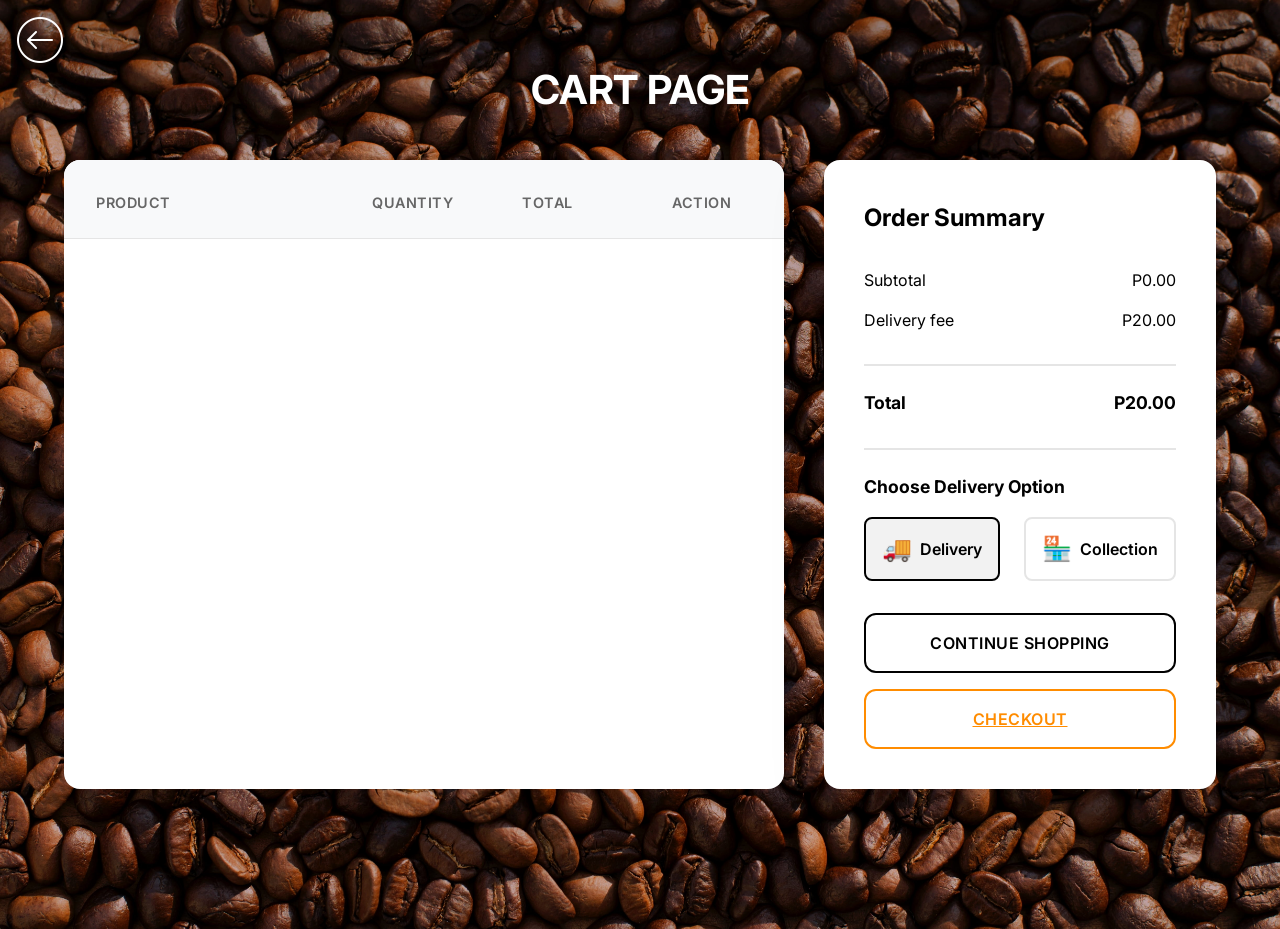
<file: Order.html>
<!DOCTYPE html>
<html lang="en">
<head>
    <meta charset="UTF-8">
    <meta name="viewport" content="width=device-width, initial-scale=1.0">
    <title>Shopping Cart</title>
    <link rel="stylesheet" href="Order.css">
    <link href="https://fonts.googleapis.com/css2?family=Inter:wght@300;400;500;600;700&display=swap" rel="stylesheet">
</head>
<body>
    
    <a href="Menu.html" class="back-home">
        <img src="Back Arrow.png" alt="Back">
    </a>

    <!-- MAIN CONTENT -->
    <main class="main-content">
        <div class="container">
            <!-- PAGE TITLE -->
            <div class="page-title">
                <h1>CART PAGE</h1>
            </div>

            <!-- CART TABLE & SUMMARY -->
            <div class="cart-container">
                <!-- Cart Items Table -->
                <div class="cart-table">
                    <div class="table-header">
                        <div>Product</div>
                        <div>Quantity</div>
                        <div>Total</div>
                        <div>Action</div>
                    </div>

                    <!-- Cart items will be dynamically added here -->
                    <div id="cart-items"></div>
                </div>

                <!-- Order Summary -->
                <div class="order-summary">
                    <h3>Order Summary</h3>
                    <div class="summary-row">
                        <span>Subtotal</span>
                        <span id="subtotal">P0.00</span>
                    </div>
                    <div class="summary-row" id="delivery-fee-row">
                        <span>Delivery fee</span>
                        <span id="delivery-fee">P20.00</span>
                    </div>
                    <div class="summary-row total">
                        <span>Total</span>
                        <span id="total">P0.00</span>
                    </div>
                    <div class="delivery-options">
                        <h3>Choose Delivery Option</h3>
                        <div class="radio-group">
                            <label class="radio-option">
                                <input type="radio" name="delivery" value="delivery" checked>
                                <span class="radio-icon">🚚</span>
                                <span class="radio-title">Delivery</span>
                            </label>
                            <label class="radio-option">
                                <input type="radio" name="delivery" value="collection">
                                <span class="radio-icon">🏪</span>
                                <span class="radio-title">Collection</span>
                            </label>
                        </div>
                    </div>
                    <div class="summary-actions">
                        <a href="Menu.html" class="btn-primary update-cart">Continue Shopping</a>
                        <a href="Payment Successful.html" class="btn-primary checkout">Checkout</a>
                    </div>
                </div>
            </div>
        </div>
    </main>

    <script>
        // Load and display cart items
        let cart = JSON.parse(localStorage.getItem('cart')) || [];
        const cartItemsContainer = document.getElementById('cart-items');
        const subtotalEl = document.getElementById('subtotal');
        const deliveryFeeEl = document.getElementById('delivery-fee');
        const totalEl = document.getElementById('total');
        const deliveryFeeRow = document.getElementById('delivery-fee-row');
        const deliveryRadios = document.querySelectorAll('input[name="delivery"]');

        function getImageSrc(name) {
            // Map item names to image sources (you may need to adjust these)
            const imageMap = {
                'Espresso': 'Espresso-Cup.png',
                'Double Espresso': 'DoubleEspresso-Cup.png',
                'Americano': 'Americano-Cup.png',
                'Flat White': 'FlatWhite-Cup.png',
                'Cafe Latte': 'CafeLatte-Cup.png',
                'Macchiato': 'Macchiato-Cup.png',
                'Cappuccino': 'Cappuccino-Cup.png',
                'Frappuccino': 'Frappuccino-Cup.png',
                'Affogato': 'ColdAffogato-Cup.png',
                'Cold Macchiato': 'ColdMacchiato-Cup.png',
                'Cold Cappuccino': 'ColdCappuccino-Cup.png',
                'Cold Frappuccino': 'ColdFrappuccino-Cup.png',
                'Sandwich': 'sandwich.jpeg', // Placeholder
                'Special Burger': 'Special Burger.jpeg', // Placeholder
                'Beef Burger': 'burger.jpeg', // Placeholder
                'Beef Sandwich': 'Beef Sandwich.jpeg', // Placeholder
                'Chicken Sandwich': 'Chicken Sandwich.jpeg', // Placeholder
                'Tuna Sandwich': 'Tuna Sandwich.jpeg', // Placeholder
                'Chocolate Waffle': 'Chocolate Waffle.jpeg', // Placeholder
                'Strawberry Waffle': 'Straw Berry Waffle.jpeg', // Placeholder
                'Chocolate Cake': 'cake.jpeg', // Placeholder
                'Ice Cream': 'icecream.jpeg', // Placeholder
                'Chocolate Pudding': 'Chocolate Pudding.jpeg', // Placeholder
                'Strawberry Pudding': 'Strawberry Pudding.jpeg' // Placeholder
            };
            return imageMap[name] || 'default.png'; // Fallback image
        }

        function displayCart() {
            cartItemsContainer.innerHTML = '';
            cart.forEach((item, index) => {
                const itemTotal = (parseFloat(item.price) * item.quantity).toFixed(2);
                const row = document.createElement('div');
                row.className = 'table-row';
                row.innerHTML = `
                    <div class="product-info">
                        <img src="${getImageSrc(item.name)}" alt="${item.name}" class="product-image">
                        <div class="product-details">
                            <h3>${item.name}</h3>
                            <p>P${item.price}</p>
                        </div>
                    </div>
                    <div class="quantity-control">
                        <button class="qty-btn" onclick="changeQuantity(${index}, -1)">-</button>
                        <input type="number" value="${item.quantity}" min="1" onchange="updateQuantity(${index}, this.value)">
                        <button class="qty-btn" onclick="changeQuantity(${index}, 1)">+</button>
                    </div>
                    <div class="price">P${itemTotal}</div>
                    <button class="remove-btn" onclick="removeItem(${index})">×</button>
                `;
                cartItemsContainer.appendChild(row);
            });
            updateSummary();
        }

        function changeQuantity(index, delta) {
            cart[index].quantity += delta;
            if (cart[index].quantity < 1) cart[index].quantity = 1;
            localStorage.setItem('cart', JSON.stringify(cart));
            displayCart();
        }

        function updateQuantity(index, newQty) {
            const qty = parseInt(newQty);
            if (qty > 0) {
                cart[index].quantity = qty;
                localStorage.setItem('cart', JSON.stringify(cart));
                displayCart();
            }
        }

        function removeItem(index) {
            cart.splice(index, 1);
            localStorage.setItem('cart', JSON.stringify(cart));
            displayCart();
        }

        function updateSummary() {
            const subtotal = cart.reduce((sum, item) => sum + (parseFloat(item.price) * item.quantity), 0);
            const deliveryFee = document.querySelector('input[name="delivery"]:checked').value === 'delivery' ? 20.00 : 0.00;
            const total = subtotal + deliveryFee;

            subtotalEl.textContent = `P${subtotal.toFixed(2)}`;
            deliveryFeeEl.textContent = `P${deliveryFee.toFixed(2)}`;
            totalEl.textContent = `P${total.toFixed(2)}`;
        }

        // Handle delivery option change
        deliveryRadios.forEach(radio => {
            radio.addEventListener('change', function() {
                if (this.value === 'collection') {
                    deliveryFeeRow.style.display = 'none';
                } else {
                    deliveryFeeRow.style.display = 'flex';
                }
                updateSummary();
            });
        });

        // Initialize
        displayCart();
    </script>
</body>
</html>
</file>
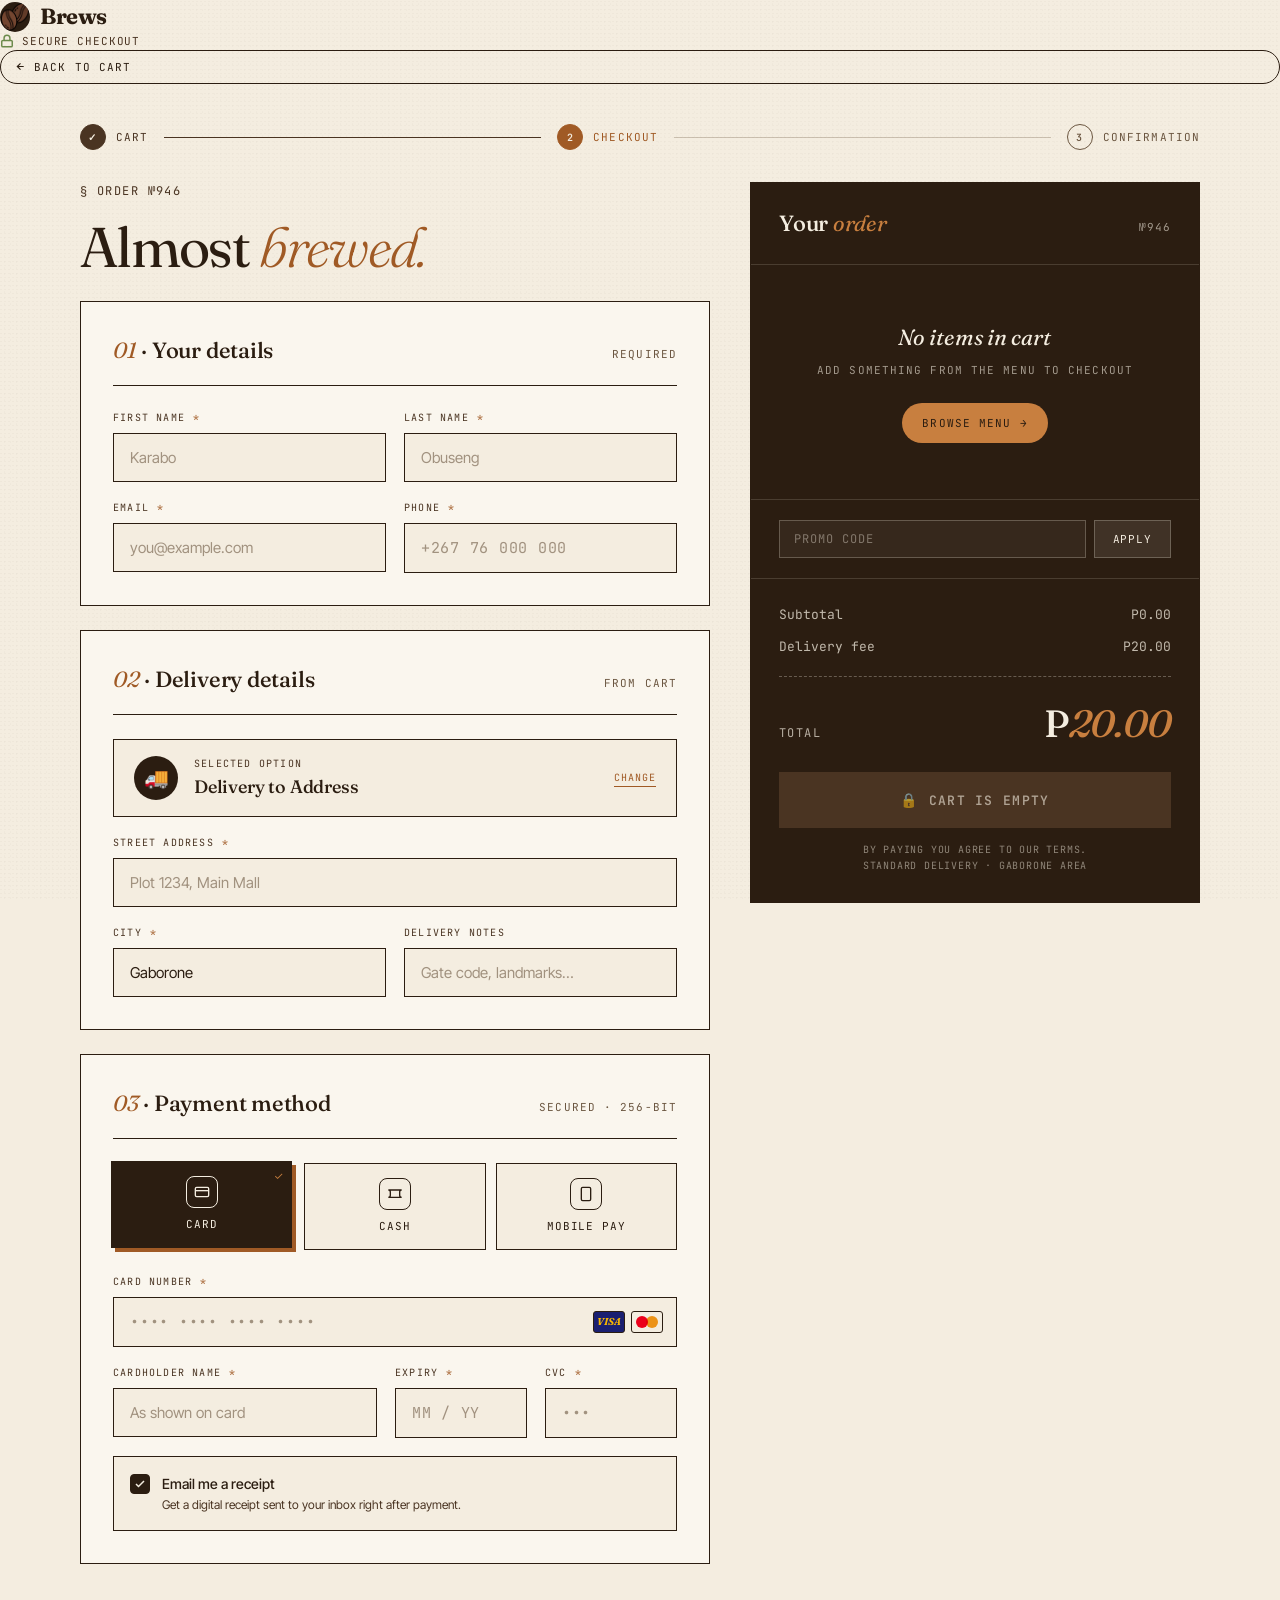
<file: Payment Successful.html>
<!DOCTYPE html>
<html lang="en">
<head>
<meta charset="UTF-8">
<meta name="viewport" content="width=device-width, initial-scale=1.0">
<title>Checkout · Brews</title>
<link rel="preconnect" href="https://fonts.googleapis.com">
<link rel="preconnect" href="https://fonts.gstatic.com" crossorigin>
<link href="https://fonts.googleapis.com/css2?family=Fraunces:ital,opsz,wght@0,9..144,300;0,9..144,400;0,9..144,500;0,9..144,700;1,9..144,400;1,9..144,500&family=JetBrains+Mono:wght@400;500;600&family=Inter+Tight:wght@400;500;600&display=swap" rel="stylesheet">
<style>
  :root {
    --cream: #f4ede0;
    --cream-dark: #ebe1cf;
    --paper: #faf6ee;
    --espresso: #2b1d11;
    --espresso-soft: #4a3422;
    --espresso-mute: #6b5640;
    --crema: #c87f3f;
    --crema-deep: #a05a25;
    --milk: #fffaf0;
    --gold: #c9a14a;
    --green: #6b8a4a;
    --red: #b54a3a;
  }

  * { margin: 0; padding: 0; box-sizing: border-box; }
  html { scroll-behavior: smooth; }

  body {
    background: var(--cream);
    color: var(--espresso);
    font-family: 'Inter Tight', sans-serif;
    line-height: 1.5;
    min-height: 100vh;
    position: relative;
  }

  body::before {
    content: '';
    position: fixed;
    inset: 0;
    background-image:
      radial-gradient(circle at 25% 35%, rgba(43,29,17,0.025) 1px, transparent 1px),
      radial-gradient(circle at 75% 65%, rgba(43,29,17,0.02) 1px, transparent 1px);
    background-size: 4px 4px, 6px 6px;
    pointer-events: none;
    z-index: 1;
    mix-blend-mode: multiply;
  }

  .mono { font-family: 'JetBrains Mono', monospace; }
  .serif { font-family: 'Fraunces', serif; }

  /* ===== TOP BAR ===== */
  .topbar {
    position: sticky;
    top: 0;
    z-index: 50;
    background: rgba(244,237,224,0.95);
    backdrop-filter: blur(14px);
    border-bottom: 1px solid var(--espresso);
    padding: 18px 40px;
    display: flex;
    justify-content: space-between;
    align-items: center;
  }

  .logo {
    display: flex;
    align-items: center;
    gap: 10px;
    font-family: 'Fraunces', serif;
    font-weight: 700;
    font-size: 22px;
    letter-spacing: -0.02em;
    color: var(--espresso);
    text-decoration: none;
  }
  .logo-mark {
    width: 30px;
    height: 30px;
    border-radius: 50%;
    background: var(--espresso);
    position: relative;
    display: grid;
    place-items: center;
  }
  .logo-mark::before {
    content: '';
    width: 60%;
    height: 1.5px;
    background: var(--cream);
    border-radius: 2px;
  }
  .logo-mark::after {
    content: '';
    position: absolute;
    width: 18%;
    height: 50%;
    background: var(--cream);
    border-radius: 0 0 4px 4px;
    top: 25%;
  }

  .back-link {
    font-family: 'JetBrains Mono', monospace;
    font-size: 11px;
    text-transform: uppercase;
    letter-spacing: 0.1em;
    color: var(--espresso);
    text-decoration: none;
    display: flex;
    align-items: center;
    gap: 8px;
    padding: 8px 14px;
    border: 1px solid var(--espresso);
    border-radius: 100px;
    transition: all 0.2s;
  }
  .back-link:hover {
    background: var(--espresso);
    color: var(--cream);
  }

  .secure-badge {
    display: flex;
    align-items: center;
    gap: 8px;
    font-family: 'JetBrains Mono', monospace;
    font-size: 11px;
    text-transform: uppercase;
    letter-spacing: 0.08em;
    color: var(--espresso-soft);
  }
  .secure-badge svg { color: var(--green); }

  /* ===== STEPPER ===== */
  .stepper {
    max-width: 1200px;
    margin: 40px auto 0;
    padding: 0 40px;
    display: flex;
    align-items: center;
    gap: 16px;
    position: relative;
    z-index: 2;
  }
  .step {
    display: flex;
    align-items: center;
    gap: 10px;
    font-family: 'JetBrains Mono', monospace;
    font-size: 11px;
    text-transform: uppercase;
    letter-spacing: 0.1em;
    color: var(--espresso-mute);
  }
  .step.done { color: var(--espresso-soft); }
  .step.active { color: var(--crema-deep); }

  .step-num {
    width: 26px;
    height: 26px;
    border-radius: 50%;
    border: 1.5px solid currentColor;
    display: grid;
    place-items: center;
    font-size: 10px;
    font-weight: 600;
  }
  .step.done .step-num {
    background: var(--espresso-soft);
    color: var(--cream);
    border-color: var(--espresso-soft);
  }
  .step.active .step-num {
    background: var(--crema-deep);
    color: var(--cream);
    border-color: var(--crema-deep);
  }
  .step-line {
    flex: 1;
    height: 1px;
    background: var(--espresso-mute);
    opacity: 0.3;
  }
  .step-line.done { background: var(--espresso-soft); opacity: 1; }

  /* ===== LAYOUT ===== */
  .checkout-container {
    max-width: 1200px;
    margin: 32px auto 0;
    padding: 0 40px 80px;
    display: grid;
    grid-template-columns: 1.4fr 1fr;
    gap: 40px;
    position: relative;
    z-index: 2;
    align-items: start;
  }

  /* ===== FORM SIDE ===== */
  .form-section {
    display: flex;
    flex-direction: column;
    gap: 24px;
  }

  .page-title {
    font-family: 'Fraunces', serif;
    font-size: 56px;
    font-weight: 400;
    line-height: 0.95;
    letter-spacing: -0.03em;
    margin-bottom: 4px;
  }
  .page-title em { font-style: italic; color: var(--crema-deep); font-weight: 300; }

  .page-sub {
    font-family: 'JetBrains Mono', monospace;
    font-size: 12px;
    text-transform: uppercase;
    letter-spacing: 0.12em;
    color: var(--espresso-soft);
    margin-bottom: 20px;
  }

  .form-card {
    background: var(--paper);
    border: 1px solid var(--espresso);
    padding: 32px;
  }

  .form-card-header {
    display: flex;
    justify-content: space-between;
    align-items: baseline;
    margin-bottom: 24px;
    padding-bottom: 18px;
    border-bottom: 1px solid var(--espresso);
  }

  .form-card-title {
    font-family: 'Fraunces', serif;
    font-size: 22px;
    font-weight: 500;
    letter-spacing: -0.01em;
  }
  .form-card-title em { font-style: italic; color: var(--crema-deep); font-weight: 400; }

  .form-card-num {
    font-family: 'JetBrains Mono', monospace;
    font-size: 11px;
    color: var(--espresso-mute);
    letter-spacing: 0.1em;
    text-transform: uppercase;
  }

  .form-grid {
    display: grid;
    gap: 18px;
  }
  .form-grid.two-col { grid-template-columns: 1fr 1fr; }
  .form-grid.three-col { grid-template-columns: 2fr 1fr 1fr; }

  .form-field {
    display: flex;
    flex-direction: column;
    gap: 8px;
  }

  .form-label {
    font-family: 'JetBrains Mono', monospace;
    font-size: 10px;
    text-transform: uppercase;
    letter-spacing: 0.12em;
    color: var(--espresso-soft);
    display: flex;
    align-items: center;
    gap: 8px;
  }
  .form-label .req { color: var(--crema-deep); }

  .form-input {
    background: var(--cream);
    border: 1px solid var(--espresso);
    color: var(--espresso);
    padding: 14px 16px;
    font-family: 'Inter Tight', sans-serif;
    font-size: 15px;
    border-radius: 0;
    transition: all 0.2s;
    width: 100%;
  }
  .form-input::placeholder {
    color: var(--espresso-mute);
    opacity: 0.6;
  }
  .form-input:focus {
    outline: none;
    background: var(--milk);
    box-shadow: 4px 4px 0 var(--crema-deep);
    transform: translate(-2px, -2px);
  }

  .card-input-wrap { position: relative; }
  .card-input-wrap .form-input {
    padding-right: 100px;
    font-family: 'JetBrains Mono', monospace;
    font-size: 15px;
    letter-spacing: 0.05em;
  }
  .card-icons {
    position: absolute;
    right: 14px;
    top: 50%;
    transform: translateY(-50%);
    display: flex;
    gap: 6px;
    pointer-events: none;
  }
  .card-icon {
    width: 32px;
    height: 22px;
    border: 1px solid var(--espresso);
    border-radius: 3px;
    display: grid;
    place-items: center;
    font-family: 'Fraunces', serif;
    font-weight: 700;
    font-size: 10px;
    background: var(--cream);
  }
  .card-icon.visa { background: #1a1f71; color: #f7b600; font-style: italic; }
  .card-icon.mc { background: var(--cream); position: relative; }
  .card-icon.mc::before, .card-icon.mc::after {
    content: '';
    position: absolute;
    width: 12px;
    height: 12px;
    border-radius: 50%;
  }
  .card-icon.mc::before { background: #eb001b; left: 4px; }
  .card-icon.mc::after { background: #f79e1b; right: 4px; mix-blend-mode: multiply; }

  .mono-input {
    font-family: 'JetBrains Mono', monospace !important;
    font-size: 15px !important;
    letter-spacing: 0.05em;
  }

  /* Pay methods */
  .pay-methods {
    display: grid;
    grid-template-columns: 1fr 1fr 1fr;
    gap: 10px;
    margin-bottom: 24px;
  }
  .pay-method {
    background: var(--cream);
    border: 1px solid var(--espresso);
    padding: 14px 12px;
    text-align: center;
    cursor: pointer;
    transition: all 0.25s;
    display: flex;
    flex-direction: column;
    align-items: center;
    gap: 8px;
    position: relative;
  }
  .pay-method:hover { background: var(--milk); }
  .pay-method.active {
    background: var(--espresso);
    color: var(--cream);
    box-shadow: 4px 4px 0 var(--crema-deep);
    transform: translate(-2px, -2px);
  }
  .pay-method-icon {
    width: 32px;
    height: 32px;
    border: 1.5px solid currentColor;
    border-radius: 8px;
    display: grid;
    place-items: center;
  }
  .pay-method-name {
    font-family: 'JetBrains Mono', monospace;
    font-size: 11px;
    text-transform: uppercase;
    letter-spacing: 0.08em;
  }
  .pay-method.active::after {
    content: '✓';
    position: absolute;
    top: 6px;
    right: 8px;
    font-size: 11px;
    color: var(--crema);
  }

  /* Delivery type display (read from order page choice) */
  .delivery-display {
    background: var(--cream);
    border: 1px solid var(--espresso);
    padding: 16px 20px;
    display: flex;
    align-items: center;
    gap: 16px;
  }
  .delivery-icon {
    width: 44px;
    height: 44px;
    border-radius: 50%;
    background: var(--espresso);
    color: var(--cream);
    display: grid;
    place-items: center;
    font-size: 20px;
    flex-shrink: 0;
  }
  .delivery-info { flex: 1; }
  .delivery-type-label {
    font-family: 'JetBrains Mono', monospace;
    font-size: 10px;
    text-transform: uppercase;
    letter-spacing: 0.12em;
    color: var(--espresso-soft);
    margin-bottom: 2px;
  }
  .delivery-type-name {
    font-family: 'Fraunces', serif;
    font-size: 18px;
    font-weight: 500;
    letter-spacing: -0.01em;
  }
  .delivery-change {
    font-family: 'JetBrains Mono', monospace;
    font-size: 10px;
    text-transform: uppercase;
    letter-spacing: 0.1em;
    color: var(--crema-deep);
    text-decoration: none;
    border-bottom: 1px solid var(--crema-deep);
    padding-bottom: 1px;
  }
  .delivery-change:hover { color: var(--espresso); border-color: var(--espresso); }

  /* Address (only when delivery) */
  .address-section { display: none; }
  .address-section.show { display: block; }

  /* Checkbox */
  .check-row {
    display: flex;
    align-items: flex-start;
    gap: 12px;
    padding: 16px;
    background: var(--cream);
    border: 1px solid var(--espresso);
    cursor: pointer;
    transition: all 0.2s;
  }
  .check-row:hover { background: var(--milk); }
  .check-box {
    width: 20px;
    height: 20px;
    border: 1.5px solid var(--espresso);
    border-radius: 4px;
    background: var(--paper);
    flex-shrink: 0;
    display: grid;
    place-items: center;
    margin-top: 1px;
    transition: all 0.2s;
  }
  .check-row.checked .check-box {
    background: var(--espresso);
    border-color: var(--espresso);
    color: var(--cream);
  }
  .check-box svg { opacity: 0; transition: opacity 0.2s; }
  .check-row.checked .check-box svg { opacity: 1; }
  .check-content { flex: 1; }
  .check-title { font-size: 14px; font-weight: 500; margin-bottom: 2px; }
  .check-desc { font-size: 12px; color: var(--espresso-soft); line-height: 1.5; }

  /* ===== ORDER SUMMARY ===== */
  .summary {
    position: sticky;
    top: 100px;
    background: var(--espresso);
    color: var(--cream);
    border: 1px solid var(--espresso);
    overflow: hidden;
  }

  .summary-header {
    padding: 24px 28px;
    border-bottom: 1px solid rgba(244,237,224,0.15);
    display: flex;
    justify-content: space-between;
    align-items: baseline;
  }
  .summary-title {
    font-family: 'Fraunces', serif;
    font-size: 22px;
    font-weight: 500;
    letter-spacing: -0.01em;
  }
  .summary-title em { font-style: italic; color: var(--crema); font-weight: 400; }

  .summary-num {
    font-family: 'JetBrains Mono', monospace;
    font-size: 11px;
    color: rgba(244,237,224,0.6);
    letter-spacing: 0.1em;
    text-transform: uppercase;
  }

  .order-items {
    padding: 8px 28px;
    max-height: 360px;
    overflow-y: auto;
  }
  /* Custom scrollbar */
  .order-items::-webkit-scrollbar { width: 6px; }
  .order-items::-webkit-scrollbar-track { background: rgba(244,237,224,0.05); }
  .order-items::-webkit-scrollbar-thumb { background: rgba(244,237,224,0.2); border-radius: 3px; }

  .order-item {
    display: grid;
    grid-template-columns: 56px 1fr auto;
    gap: 16px;
    padding: 18px 0;
    border-bottom: 1px solid rgba(244,237,224,0.1);
    align-items: center;
  }
  .order-item:last-child { border-bottom: none; }

  .item-thumb {
    width: 56px;
    height: 56px;
    border: 1px solid rgba(244,237,224,0.2);
    background: var(--paper);
    border-radius: 8px;
    display: grid;
    place-items: center;
    position: relative;
    overflow: hidden;
  }
  .item-thumb img {
    width: 100%;
    height: 100%;
    object-fit: cover;
    border-radius: 7px;
  }
  /* Fallback cup if image fails */
  .item-thumb.no-img::before {
    content: '';
    width: 26px;
    height: 22px;
    border: 1.5px solid var(--cream);
    border-top: none;
    border-radius: 0 0 13px 13px;
    background: var(--crema-deep);
  }
  .item-thumb.no-img::after {
    content: '';
    position: absolute;
    right: 12px;
    top: 22px;
    width: 7px;
    height: 12px;
    border: 1.5px solid var(--cream);
    border-left: none;
    border-radius: 0 6px 6px 0;
  }
  .item-qty {
    position: absolute;
    top: -6px;
    right: -6px;
    background: var(--crema);
    color: var(--espresso);
    width: 22px;
    height: 22px;
    border-radius: 50%;
    display: grid;
    place-items: center;
    font-family: 'JetBrains Mono', monospace;
    font-size: 11px;
    font-weight: 600;
    border: 1.5px solid var(--espresso);
    z-index: 2;
  }

  .item-info { min-width: 0; }
  .item-name {
    font-family: 'Fraunces', serif;
    font-size: 16px;
    font-weight: 500;
    letter-spacing: -0.01em;
    margin-bottom: 2px;
  }
  .item-name em { font-style: italic; color: var(--crema); font-weight: 400; }
  .item-meta {
    font-family: 'JetBrains Mono', monospace;
    font-size: 10px;
    text-transform: uppercase;
    letter-spacing: 0.08em;
    color: rgba(244,237,224,0.6);
  }

  .item-price {
    font-family: 'Fraunces', serif;
    font-size: 18px;
    font-weight: 500;
    letter-spacing: -0.01em;
  }
  .item-price em { font-style: italic; }

  /* Empty cart state */
  .empty-cart {
    padding: 48px 28px;
    text-align: center;
    color: rgba(244,237,224,0.6);
  }
  .empty-cart-title {
    font-family: 'Fraunces', serif;
    font-size: 22px;
    font-style: italic;
    color: var(--cream);
    margin-bottom: 8px;
  }
  .empty-cart-text {
    font-family: 'JetBrains Mono', monospace;
    font-size: 11px;
    text-transform: uppercase;
    letter-spacing: 0.1em;
    margin-bottom: 24px;
  }
  .empty-cart-btn {
    background: var(--crema);
    color: var(--espresso);
    padding: 12px 20px;
    font-family: 'JetBrains Mono', monospace;
    font-size: 11px;
    text-transform: uppercase;
    letter-spacing: 0.1em;
    text-decoration: none;
    border-radius: 100px;
    display: inline-block;
  }

  /* Promo */
  .promo-row {
    padding: 20px 28px;
    border-top: 1px solid rgba(244,237,224,0.15);
    border-bottom: 1px solid rgba(244,237,224,0.15);
    display: flex;
    gap: 8px;
  }
  .promo-input {
    flex: 1;
    background: rgba(244,237,224,0.05);
    border: 1px solid rgba(244,237,224,0.25);
    color: var(--cream);
    padding: 10px 14px;
    font-family: 'JetBrains Mono', monospace;
    font-size: 12px;
    text-transform: uppercase;
    letter-spacing: 0.08em;
  }
  .promo-input::placeholder { color: rgba(244,237,224,0.4); }
  .promo-input:focus { outline: none; border-color: var(--crema); }

  .promo-btn {
    background: rgba(244,237,224,0.1);
    border: 1px solid rgba(244,237,224,0.25);
    color: var(--cream);
    padding: 10px 18px;
    font-family: 'JetBrains Mono', monospace;
    font-size: 11px;
    text-transform: uppercase;
    letter-spacing: 0.08em;
    cursor: pointer;
    transition: all 0.2s;
  }
  .promo-btn:hover {
    background: var(--crema);
    border-color: var(--crema);
    color: var(--espresso);
  }

  /* Totals */
  .totals { padding: 20px 28px; }
  .total-row {
    display: flex;
    justify-content: space-between;
    align-items: baseline;
    padding: 6px 0;
    font-family: 'JetBrains Mono', monospace;
    font-size: 13px;
    color: rgba(244,237,224,0.75);
  }

  .grand-total {
    margin-top: 14px;
    padding-top: 18px;
    border-top: 1px dashed rgba(244,237,224,0.3);
    display: flex;
    justify-content: space-between;
    align-items: baseline;
  }
  .grand-total-label {
    font-family: 'JetBrains Mono', monospace;
    font-size: 12px;
    text-transform: uppercase;
    letter-spacing: 0.12em;
    color: rgba(244,237,224,0.7);
  }
  .grand-total-value {
    font-family: 'Fraunces', serif;
    font-size: 38px;
    font-weight: 500;
    letter-spacing: -0.02em;
    color: var(--cream);
  }
  .grand-total-value em { font-style: italic; color: var(--crema); }

  .pay-action { padding: 0 28px 28px; }
  .pay-btn {
    width: 100%;
    background: var(--crema);
    color: var(--espresso);
    border: 1px solid var(--crema);
    padding: 18px 24px;
    font-family: 'JetBrains Mono', monospace;
    font-size: 13px;
    text-transform: uppercase;
    letter-spacing: 0.1em;
    font-weight: 600;
    cursor: pointer;
    transition: all 0.25s;
    display: flex;
    align-items: center;
    justify-content: center;
    gap: 10px;
  }
  .pay-btn:hover { background: var(--cream); border-color: var(--cream); }
  .pay-btn:active { transform: scale(0.98); }
  .pay-btn:disabled,
  .pay-btn.loading {
    background: var(--espresso-soft);
    color: rgba(244,237,224,0.6);
    cursor: wait;
    border-color: var(--espresso-soft);
  }
  .pay-btn .lock-icon { font-size: 14px; }

  .pay-note {
    font-family: 'JetBrains Mono', monospace;
    font-size: 10px;
    color: rgba(244,237,224,0.5);
    text-align: center;
    margin-top: 14px;
    text-transform: uppercase;
    letter-spacing: 0.08em;
    line-height: 1.6;
  }

  /* Spinner */
  .spinner {
    display: inline-block;
    width: 14px;
    height: 14px;
    border: 2px solid rgba(244,237,224,0.3);
    border-top-color: var(--crema);
    border-radius: 50%;
    animation: spin 0.7s linear infinite;
  }
  @keyframes spin {
    to { transform: rotate(360deg); }
  }

  /* SUCCESS OVERLAY */
  .success-overlay {
    position: fixed;
    inset: 0;
    background: var(--cream);
    z-index: 200;
    display: none;
    align-items: center;
    justify-content: center;
    padding: 40px;
  }
  .success-overlay.show {
    display: flex;
    animation: fadeIn 0.5s ease;
  }
  @keyframes fadeIn { from { opacity: 0; } to { opacity: 1; } }

  .success-card {
    max-width: 520px;
    width: 100%;
    background: var(--paper);
    border: 1px solid var(--espresso);
    padding: 56px 48px;
    text-align: center;
    box-shadow: 12px 12px 0 var(--espresso);
    animation: slideUp 0.6s cubic-bezier(0.16, 1, 0.3, 1);
  }
  @keyframes slideUp {
    from { transform: translateY(30px); opacity: 0; }
    to { transform: translateY(0); opacity: 1; }
  }

  .success-checkmark {
    width: 80px;
    height: 80px;
    border-radius: 50%;
    background: var(--green);
    border: 2px solid var(--espresso);
    margin: 0 auto 28px;
    display: grid;
    place-items: center;
    color: var(--cream);
    animation: pop 0.6s cubic-bezier(0.16, 1, 0.3, 1) 0.3s both;
  }
  @keyframes pop {
    0% { transform: scale(0); }
    70% { transform: scale(1.15); }
    100% { transform: scale(1); }
  }

  .success-num {
    font-family: 'JetBrains Mono', monospace;
    font-size: 11px;
    text-transform: uppercase;
    letter-spacing: 0.15em;
    color: var(--crema-deep);
    margin-bottom: 12px;
  }
  .success-title {
    font-family: 'Fraunces', serif;
    font-size: 48px;
    font-weight: 400;
    line-height: 1;
    letter-spacing: -0.03em;
    margin-bottom: 16px;
  }
  .success-title em { font-style: italic; color: var(--crema-deep); font-weight: 300; }
  .success-text {
    font-size: 15px;
    color: var(--espresso-soft);
    line-height: 1.6;
    margin-bottom: 32px;
  }
  .success-text strong { color: var(--espresso); }
  .success-receipt {
    background: var(--cream);
    border: 1px dashed var(--espresso);
    padding: 16px 20px;
    margin-bottom: 28px;
    font-family: 'JetBrains Mono', monospace;
    font-size: 11px;
    color: var(--espresso-soft);
    text-transform: uppercase;
    letter-spacing: 0.08em;
  }
  .success-receipt-row {
    display: flex;
    justify-content: space-between;
    padding: 4px 0;
  }
  .success-receipt-row strong { color: var(--espresso); }
  .success-actions {
    display: flex;
    gap: 12px;
    justify-content: center;
  }
  .btn-primary {
    background: var(--espresso);
    color: var(--cream);
    padding: 14px 24px;
    border: 1px solid var(--espresso);
    font-family: 'JetBrains Mono', monospace;
    font-size: 11px;
    text-transform: uppercase;
    letter-spacing: 0.1em;
    cursor: pointer;
    text-decoration: none;
    border-radius: 100px;
    transition: all 0.2s;
  }
  .btn-primary:hover { background: var(--crema-deep); border-color: var(--crema-deep); }
  .btn-ghost {
    color: var(--espresso);
    padding: 14px 24px;
    border: 1px solid var(--espresso);
    font-family: 'JetBrains Mono', monospace;
    font-size: 11px;
    text-transform: uppercase;
    letter-spacing: 0.1em;
    cursor: pointer;
    text-decoration: none;
    border-radius: 100px;
    background: transparent;
    transition: all 0.2s;
  }
  .btn-ghost:hover { background: var(--espresso); color: var(--cream); }

  .confetti {
    position: absolute;
    width: 8px;
    height: 8px;
    pointer-events: none;
    border-radius: 2px;
  }

  /* Field error state */
  .form-input.error {
    border-color: var(--red);
    background: rgba(181,74,58,0.05);
  }
  .field-error {
    font-family: 'JetBrains Mono', monospace;
    font-size: 10px;
    text-transform: uppercase;
    letter-spacing: 0.1em;
    color: var(--red);
    margin-top: 4px;
    display: none;
  }
  .field-error.show { display: block; }

  /* RESPONSIVE */
  @media (max-width: 900px) {
    .topbar { padding: 14px 20px; flex-wrap: wrap; gap: 8px; }
    .secure-badge { order: 3; width: 100%; justify-content: center; }
    .stepper { padding: 0 20px; flex-wrap: wrap; gap: 8px; }
    .step-line { min-width: 20px; }
    .checkout-container {
      grid-template-columns: 1fr;
      padding: 0 20px 60px;
      gap: 24px;
    }
    .summary { position: static; order: -1; }
    .page-title { font-size: 40px; }
    .form-card { padding: 24px 20px; }
    .form-grid.three-col { grid-template-columns: 1fr 1fr; }
    .form-grid.three-col .form-field:first-child { grid-column: 1 / -1; }
    .pay-methods { grid-template-columns: 1fr; }
    .success-card { padding: 40px 28px; }
    .success-title { font-size: 36px; }
    .success-actions { flex-direction: column; }
  }

  .reveal {
    opacity: 0;
    transform: translateY(12px);
    animation: reveal 0.7s cubic-bezier(0.16, 1, 0.3, 1) forwards;
  }
  .reveal.d1 { animation-delay: 0.08s; }
  .reveal.d2 { animation-delay: 0.16s; }
  .reveal.d3 { animation-delay: 0.24s; }
  @keyframes reveal { to { opacity: 1; transform: translateY(0); } }
</style>
</head>
<body>

<!-- TOP BAR -->
<a href="index.html" class="logo">
    <img src="coffee-cup.png" alt="Brews" class="logo-mark">
    <span>Brews</span>
</a>
  <div class="secure-badge">
    <svg width="14" height="14" viewBox="0 0 24 24" fill="none" stroke="currentColor" stroke-width="2.5"><rect x="3" y="11" width="18" height="11" rx="2" ry="2"/><path d="M7 11V7a5 5 0 0 1 10 0v4"/></svg>
    <span>Secure Checkout</span>
  </div>
  <a href="Order.html" class="back-link">
    <svg width="11" height="11" viewBox="0 0 24 24" fill="none" stroke="currentColor" stroke-width="2.5"><path d="M19 12H5M12 19l-7-7 7-7"/></svg>
    <span>Back to Cart</span>
  </a>
</div>

<!-- STEPPER -->
<div class="stepper">
  <div class="step done">
    <div class="step-num">✓</div>
    <span>Cart</span>
  </div>
  <div class="step-line done"></div>
  <div class="step active">
    <div class="step-num">2</div>
    <span>Checkout</span>
  </div>
  <div class="step-line"></div>
  <div class="step">
    <div class="step-num">3</div>
    <span>Confirmation</span>
  </div>
</div>

<!-- MAIN -->
<div class="checkout-container">

  <!-- FORM SIDE -->
  <div class="form-section">

    <div class="reveal">
      <div class="page-sub" id="orderNumber">§ Order №034</div>
      <h1 class="page-title">Almost <em>brewed.</em></h1>
    </div>

    <!-- CONTACT -->
    <div class="form-card reveal d1">
      <div class="form-card-header">
        <h2 class="form-card-title"><em>01</em> · Your details</h2>
        <span class="form-card-num">REQUIRED</span>
      </div>

      <div class="form-grid">
        <div class="form-grid two-col">
          <div class="form-field">
            <label class="form-label">First Name <span class="req">*</span></label>
            <input type="text" class="form-input" id="firstName" placeholder="Karabo">
          </div>
          <div class="form-field">
            <label class="form-label">Last Name <span class="req">*</span></label>
            <input type="text" class="form-input" id="lastName" placeholder="Obuseng">
          </div>
        </div>
        <div class="form-grid two-col">
          <div class="form-field">
            <label class="form-label">Email <span class="req">*</span></label>
            <input type="email" class="form-input" id="email" placeholder="you@example.com">
          </div>
          <div class="form-field">
            <label class="form-label">Phone <span class="req">*</span></label>
            <input type="tel" class="form-input mono-input" id="phone" placeholder="+267 76 000 000">
          </div>
        </div>
      </div>
    </div>

    <!-- DELIVERY / COLLECTION -->
    <div class="form-card reveal d2">
      <div class="form-card-header">
        <h2 class="form-card-title"><em>02</em> · <span id="deliveryHeading">Delivery details</span></h2>
        <span class="form-card-num" id="deliveryStatusLabel">FROM CART</span>
      </div>

      <div class="delivery-display" style="margin-bottom: 18px;">
        <div class="delivery-icon" id="deliveryIcon">🚚</div>
        <div class="delivery-info">
          <div class="delivery-type-label">Selected option</div>
          <div class="delivery-type-name" id="deliveryTypeName">Delivery</div>
        </div>
        <a href="Order.html" class="delivery-change">Change</a>
      </div>

      <!-- Delivery address (shown when delivery selected) -->
      <div class="address-section" id="addressSection">
        <div class="form-grid">
          <div class="form-field">
            <label class="form-label">Street Address <span class="req">*</span></label>
            <input type="text" class="form-input" id="address" placeholder="Plot 1234, Main Mall">
          </div>
          <div class="form-grid two-col">
            <div class="form-field">
              <label class="form-label">City <span class="req">*</span></label>
              <input type="text" class="form-input" id="city" placeholder="Gaborone" value="Gaborone">
            </div>
            <div class="form-field">
              <label class="form-label">Delivery Notes</label>
              <input type="text" class="form-input" id="notes" placeholder="Gate code, landmarks…">
            </div>
          </div>
        </div>
      </div>

      <!-- Pickup info (shown when collection selected) -->
      <div id="pickupSection" style="display:none;">
        <div style="padding: 16px 20px; background: var(--cream); border: 1px solid var(--espresso); font-size: 14px; line-height: 1.6;">
          <strong>Pickup at Brews · Gaborone Main Mall</strong><br>
          <span style="font-family: 'JetBrains Mono', monospace; font-size: 11px; text-transform: uppercase; letter-spacing: 0.08em; color: var(--espresso-soft);">Ready in approximately 10 minutes after payment</span>
        </div>
      </div>
    </div>

    <!-- PAYMENT -->
    <div class="form-card reveal d3">
      <div class="form-card-header">
        <h2 class="form-card-title"><em>03</em> · Payment method</h2>
        <span class="form-card-num">SECURED · 256-BIT</span>
      </div>

      <div class="pay-methods">
        <div class="pay-method active" data-method="card" onclick="selectPay(this)">
          <div class="pay-method-icon">
            <svg width="16" height="16" viewBox="0 0 24 24" fill="none" stroke="currentColor" stroke-width="2"><rect x="2" y="5" width="20" height="14" rx="2"/><line x1="2" y1="10" x2="22" y2="10"/></svg>
          </div>
          <span class="pay-method-name">Card</span>
        </div>
        <div class="pay-method" data-method="cash" onclick="selectPay(this)">
          <div class="pay-method-icon">
            <svg width="16" height="16" viewBox="0 0 24 24" fill="none" stroke="currentColor" stroke-width="2"><path d="M22 17H2a3 3 0 0 0 3-3V9a3 3 0 0 0-3-3h20a3 3 0 0 0-3 3v5a3 3 0 0 0 3 3z"/><line x1="6" y1="12" x2="6.01" y2="12"/><line x1="18" y1="12" x2="18.01" y2="12"/></svg>
          </div>
          <span class="pay-method-name">Cash</span>
        </div>
        <div class="pay-method" data-method="mobile" onclick="selectPay(this)">
          <div class="pay-method-icon">
            <svg width="16" height="16" viewBox="0 0 24 24" fill="none" stroke="currentColor" stroke-width="2"><rect x="5" y="2" width="14" height="20" rx="2"/><line x1="12" y1="18" x2="12.01" y2="18"/></svg>
          </div>
          <span class="pay-method-name">Mobile Pay</span>
        </div>
      </div>

      <div id="cardFields" class="form-grid">
        <div class="form-field">
          <label class="form-label">Card Number <span class="req">*</span></label>
          <div class="card-input-wrap">
            <input type="text" class="form-input mono-input" id="cardNum" placeholder="•••• •••• •••• ••••" maxlength="19" oninput="formatCard(this)">
            <div class="card-icons">
              <div class="card-icon visa">VISA</div>
              <div class="card-icon mc"></div>
            </div>
          </div>
        </div>

        <div class="form-grid three-col">
          <div class="form-field">
            <label class="form-label">Cardholder Name <span class="req">*</span></label>
            <input type="text" class="form-input" id="cardName" placeholder="As shown on card">
          </div>
          <div class="form-field">
            <label class="form-label">Expiry <span class="req">*</span></label>
            <input type="text" class="form-input mono-input" id="expiry" placeholder="MM / YY" maxlength="7" oninput="formatExpiry(this)">
          </div>
          <div class="form-field">
            <label class="form-label">CVC <span class="req">*</span></label>
            <input type="text" class="form-input mono-input" id="cvc" placeholder="•••" maxlength="4">
          </div>
        </div>

        <div class="check-row checked" onclick="toggleCheck(this)">
          <div class="check-box">
            <svg width="12" height="12" viewBox="0 0 24 24" fill="none" stroke="currentColor" stroke-width="3"><polyline points="20 6 9 17 4 12"/></svg>
          </div>
          <div class="check-content">
            <div class="check-title">Email me a receipt</div>
            <div class="check-desc">Get a digital receipt sent to your inbox right after payment.</div>
          </div>
        </div>
      </div>

      <!-- Cash / mobile note (shown when those are selected) -->
      <div id="otherPayNote" style="display:none; padding: 16px 20px; background: var(--cream); border: 1px solid var(--espresso); font-size: 14px; line-height: 1.6;">
        <strong id="otherPayTitle">Pay on collection</strong><br>
        <span style="font-family: 'JetBrains Mono', monospace; font-size: 11px; text-transform: uppercase; letter-spacing: 0.08em; color: var(--espresso-soft);" id="otherPayDesc">Have your payment ready when you arrive at the counter.</span>
      </div>
    </div>

  </div>

  <!-- ORDER SUMMARY -->
  <aside class="summary reveal d1">
    <div class="summary-header">
      <h2 class="summary-title">Your <em>order</em></h2>
      <span class="summary-num" id="summaryOrderNum">№034</span>
    </div>

    <div class="order-items" id="orderItemsList">
      <!-- items injected by JS -->
    </div>

    <div class="promo-row">
      <input type="text" class="promo-input" placeholder="Promo code">
      <button class="promo-btn">Apply</button>
    </div>

    <div class="totals">
      <div class="total-row">
        <span>Subtotal</span>
        <span id="summarySubtotal">P0.00</span>
      </div>
      <div class="total-row" id="deliveryFeeRow">
        <span>Delivery fee</span>
        <span id="summaryDeliveryFee">P20.00</span>
      </div>

      <div class="grand-total">
        <span class="grand-total-label">Total</span>
        <span class="grand-total-value" id="summaryTotal">P<em>0.00</em></span>
      </div>
    </div>

    <div class="pay-action">
      <button class="pay-btn" id="payBtn" onclick="processPayment()">
        <span class="lock-icon">🔒</span>
        <span id="payBtnText">Pay Now</span>
      </button>
      <div class="pay-note" id="payFooterNote">
        By paying you agree to our terms.<br>
        Pickup at Brews · Gaborone Main Mall
      </div>
    </div>
  </aside>

</div>

<!-- SUCCESS OVERLAY -->
<div class="success-overlay" id="successOverlay">
  <div class="success-card">
    <div class="success-checkmark">
      <svg width="40" height="40" viewBox="0 0 24 24" fill="none" stroke="currentColor" stroke-width="3" stroke-linecap="round" stroke-linejoin="round"><polyline points="20 6 9 17 4 12"/></svg>
    </div>
    <div class="success-num">§ Payment Confirmed</div>
    <h2 class="success-title">Your coffee is<br><em>on the way.</em></h2>
    <p class="success-text" id="successText">
      Thanks! Your order is being prepared.
    </p>

    <div class="success-receipt">
      <div class="success-receipt-row"><span>Order №</span><strong id="successOrderNum">034</strong></div>
      <div class="success-receipt-row"><span>Items</span><strong id="successItemCount">3 items</strong></div>
      <div class="success-receipt-row"><span>Amount</span><strong id="successAmount">P0.00</strong></div>
      <div class="success-receipt-row"><span>Method</span><strong id="successMethod">Visa •••• 4242</strong></div>
    </div>

    <div class="success-actions">
      <a href="index.html" class="btn-primary">Back to Home →</a>
      <a href="Menu.html" class="btn-ghost">Order Again</a>
    </div>
  </div>
</div>

<script>
  // ================================================
  // LOAD CART FROM LOCALSTORAGE (set by Order.html)
  // ================================================
  const cart = JSON.parse(localStorage.getItem('cart')) || [];
  const deliveryOption = localStorage.getItem('deliveryOption') || 'delivery';

  // Same image map as Order.html so the thumbnails match
  function getImageSrc(name) {
    const imageMap = {
      'Espresso': 'Espresso-Cup.png',
      'Double Espresso': 'DoubleEspresso-Cup.png',
      'Americano': 'Americano-Cup.png',
      'Flat White': 'FlatWhite-Cup.png',
      'Cafe Latte': 'CafeLatte-Cup.png',
      'Macchiato': 'Macchiato-Cup.png',
      'Cappuccino': 'Cappuccino-Cup.png',
      'Frappuccino': 'Frappuccino-Cup.png',
      'Affogato': 'ColdAffogato-Cup.png',
      'Cold Macchiato': 'ColdMacchiato-Cup.png',
      'Cold Cappuccino': 'ColdCappuccino-Cup.png',
      'Cold Frappuccino': 'ColdFrappuccino-Cup.png',
      'Sandwich': 'sandwich.jpeg',
      'Special Burger': 'Special Burger.jpeg',
      'Beef Burger': 'burger.jpeg',
      'Beef Sandwich': 'Beef Sandwich.jpeg',
      'Chicken Sandwich': 'Chicken Sandwich.jpeg',
      'Tuna Sandwich': 'Tuna Sandwich.jpeg',
      'Chocolate Waffle': 'Chocolate Waffle.jpeg',
      'Strawberry Waffle': 'Straw Berry Waffle.jpeg',
      'Chocolate Cake': 'cake.jpeg',
      'Ice Cream': 'icecream.jpeg',
      'Chocolate Pudding': 'Chocolate Pudding.jpeg',
      'Strawberry Pudding': 'Strawberry Pudding.jpeg'
    };
    return imageMap[name] || null;
  }

  // Generate order number from time + random — feels more real than hardcoded
  const orderNumber = String(Math.floor(Math.random() * 900) + 100);
  document.getElementById('orderNumber').textContent = `§ Order №${orderNumber}`;
  document.getElementById('summaryOrderNum').textContent = `№${orderNumber}`;
  document.getElementById('successOrderNum').textContent = orderNumber;

  // ================================================
  // RENDER ITEMS
  // ================================================
  const itemsList = document.getElementById('orderItemsList');

  if (cart.length === 0) {
    itemsList.innerHTML = `
      <div class="empty-cart">
        <div class="empty-cart-title">No items in cart</div>
        <div class="empty-cart-text">Add something from the menu to checkout</div>
        <a href="Menu.html" class="empty-cart-btn">Browse Menu →</a>
      </div>
    `;
    document.getElementById('payBtn').disabled = true;
    document.getElementById('payBtnText').textContent = 'Cart is empty';
  } else {
    cart.forEach(item => {
      const itemTotal = (parseFloat(item.price) * item.quantity).toFixed(2);
      const imgSrc = getImageSrc(item.name);

      const itemRow = document.createElement('div');
      itemRow.className = 'order-item';
      itemRow.innerHTML = `
        <div class="item-thumb ${imgSrc ? '' : 'no-img'}">
          ${imgSrc ? `<img src="${imgSrc}" alt="${item.name}" onerror="this.parentElement.classList.add('no-img'); this.remove();">` : ''}
          <span class="item-qty">${item.quantity}</span>
        </div>
        <div class="item-info">
          <div class="item-name">${item.name}</div>
          <div class="item-meta">P${item.price} each</div>
        </div>
        <div class="item-price">P<em>${itemTotal}</em></div>
      `;
      itemsList.appendChild(itemRow);
    });
  }

  // ================================================
  // CALCULATE TOTALS (matches Order.html logic)
  // ================================================
  const subtotal = cart.reduce((sum, item) => sum + (parseFloat(item.price) * item.quantity), 0);
  const deliveryFee = deliveryOption === 'delivery' ? 20.00 : 0.00;
  const total = subtotal + deliveryFee;

  document.getElementById('summarySubtotal').textContent = `P${subtotal.toFixed(2)}`;
  document.getElementById('summaryDeliveryFee').textContent = `P${deliveryFee.toFixed(2)}`;
  document.getElementById('summaryTotal').innerHTML = `P<em>${total.toFixed(2)}</em>`;

  // Update pay button label with the actual total
  if (cart.length > 0) {
    document.getElementById('payBtnText').textContent = `Pay Now · P${total.toFixed(2)}`;
  }

  // ================================================
  // DELIVERY / COLLECTION DISPLAY
  // ================================================
  const deliveryIcon = document.getElementById('deliveryIcon');
  const deliveryTypeName = document.getElementById('deliveryTypeName');
  const addressSection = document.getElementById('addressSection');
  const pickupSection = document.getElementById('pickupSection');
  const deliveryFeeRow = document.getElementById('deliveryFeeRow');
  const deliveryHeading = document.getElementById('deliveryHeading');
  const payFooterNote = document.getElementById('payFooterNote');

  if (deliveryOption === 'collection') {
    deliveryIcon.textContent = '🏪';
    deliveryTypeName.textContent = 'Collection at Store';
    deliveryHeading.textContent = 'Pickup details';
    addressSection.classList.remove('show');
    pickupSection.style.display = 'block';
    deliveryFeeRow.style.display = 'none';
    payFooterNote.innerHTML = 'By paying you agree to our terms.<br>Pickup at Brews · Gaborone Main Mall';
  } else {
    deliveryIcon.textContent = '🚚';
    deliveryTypeName.textContent = 'Delivery to Address';
    deliveryHeading.textContent = 'Delivery details';
    addressSection.classList.add('show');
    pickupSection.style.display = 'none';
    deliveryFeeRow.style.display = 'flex';
    payFooterNote.innerHTML = 'By paying you agree to our terms.<br>Standard delivery · Gaborone area';
  }

  // ================================================
  // FORM HELPERS
  // ================================================
  function formatCard(input) {
    let v = input.value.replace(/\s/g, '').replace(/[^0-9]/gi, '');
    let formatted = v.match(/.{1,4}/g)?.join(' ') || '';
    input.value = formatted;
  }

  function formatExpiry(input) {
    let v = input.value.replace(/\D/g, '');
    if (v.length >= 2) {
      v = v.slice(0, 2) + (v.length > 2 ? ' / ' + v.slice(2, 4) : '');
    }
    input.value = v;
  }

  function selectPay(el) {
    document.querySelectorAll('.pay-method').forEach(c => c.classList.remove('active'));
    el.classList.add('active');

    const method = el.dataset.method;
    const cardFields = document.getElementById('cardFields');
    const otherPayNote = document.getElementById('otherPayNote');
    const otherPayTitle = document.getElementById('otherPayTitle');
    const otherPayDesc = document.getElementById('otherPayDesc');

    if (method === 'card') {
      cardFields.style.display = 'grid';
      otherPayNote.style.display = 'none';
    } else if (method === 'cash') {
      cardFields.style.display = 'none';
      otherPayNote.style.display = 'block';
      otherPayTitle.textContent = deliveryOption === 'delivery' ? 'Pay on delivery' : 'Pay on collection';
      otherPayDesc.textContent = 'Have your payment ready in cash when your order arrives.';
    } else if (method === 'mobile') {
      cardFields.style.display = 'none';
      otherPayNote.style.display = 'block';
      otherPayTitle.textContent = 'Mobile Money';
      otherPayDesc.textContent = 'You\'ll receive a prompt on your phone to confirm payment.';
    }
  }

  function toggleCheck(el) {
    el.classList.toggle('checked');
  }

  // ================================================
  // PAYMENT (DUMMY)
  // ================================================
  function processPayment() {
    if (cart.length === 0) return;

    const btn = document.getElementById('payBtn');
    const txt = document.getElementById('payBtnText');

    btn.classList.add('loading');
    btn.disabled = true;
    txt.innerHTML = '<span class="spinner"></span> Processing payment…';

    setTimeout(() => {
      // Get user details for personalized message
      const firstName = document.getElementById('firstName').value || 'friend';
      const activeMethod = document.querySelector('.pay-method.active').dataset.method;
      const cardNum = document.getElementById('cardNum').value;
      const last4 = cardNum.replace(/\s/g, '').slice(-4) || '4242';

      // Update success card with real data
      document.getElementById('successAmount').textContent = `P${total.toFixed(2)}`;
      document.getElementById('successItemCount').textContent =
        cart.reduce((s, i) => s + i.quantity, 0) + ' items';

      let methodLabel = 'Visa •••• ' + last4;
      if (activeMethod === 'cash') methodLabel = 'Cash on ' + (deliveryOption === 'delivery' ? 'delivery' : 'pickup');
      if (activeMethod === 'mobile') methodLabel = 'Mobile Money';
      document.getElementById('successMethod').textContent = methodLabel;

      const action = deliveryOption === 'delivery' ? 'on its way' : 'being prepared for pickup';
      const eta = deliveryOption === 'delivery' ? '30 minutes' : '10 minutes';
      document.getElementById('successText').innerHTML =
        `Thanks, <strong>${firstName}</strong>. Your order is ${action} and will be ready in <strong>about ${eta}</strong>.`;

      document.getElementById('successOverlay').classList.add('show');
      burstConfetti();

      // Clear the cart now that the order is "complete"
      localStorage.removeItem('cart');
      localStorage.removeItem('deliveryOption');

      // Optional: redirect to a separate success page after a few seconds
      // Uncomment if you'd rather hand off to your existing success page:
      // setTimeout(() => { window.location.href = 'Payment Successful.html'; }, 2500);
    }, 1800);
  }

  function burstConfetti() {
    const colors = ['#c87f3f', '#a05a25', '#c9a14a', '#6b8a4a', '#2b1d11'];
    const card = document.querySelector('.success-card');
    const rect = card.getBoundingClientRect();
    const cx = rect.left + rect.width / 2;
    const cy = rect.top + 120;

    for (let i = 0; i < 24; i++) {
      const dot = document.createElement('div');
      dot.className = 'confetti';
      dot.style.background = colors[Math.floor(Math.random() * colors.length)];
      dot.style.left = cx + 'px';
      dot.style.top = cy + 'px';
      document.body.appendChild(dot);

      const angle = (Math.PI * 2 * i) / 24;
      const dist = 100 + Math.random() * 80;
      const dx = Math.cos(angle) * dist;
      const dy = Math.sin(angle) * dist - 50;

      dot.animate([
        { transform: 'translate(0,0) rotate(0)', opacity: 1 },
        { transform: `translate(${dx}px, ${dy + 200}px) rotate(${Math.random() * 720}deg)`, opacity: 0 }
      ], { duration: 1400 + Math.random() * 600, easing: 'cubic-bezier(0.16, 1, 0.3, 1)' });

      setTimeout(() => dot.remove(), 2000);
    }
  }
</script>

</body>
</html>
</file>
<file: Home.css>
/* The Home Page CSS */


* {
  font-family: 'Poppins', sans-serif;
}

body {
  background: #ebdddd;
  transform: translateX(-100vw);
  opacity: 0;
  animation: slideIn 0.8s ease-out forwards;
}

/* Navbar */
.navbar {
  background: #010203 !important;
  box-shadow: 0 2px 10px rgba(139, 69, 19, 0.3);
}

.logo { width: 40px; height: 40px; margin-right: 10px; }
.nav-link { font-weight: 500; transition: color 0.3s; }
.nav-link:hover { color: #D2B48C !important; }

/* Hero Section */
.hero {
  position: relative;
  width: 100%;
  height: 100vh;
  background: url('LandScape.jpg') center center / cover no-repeat;
  display: flex;
  align-items: center;
  justify-content: center;
  color: #fff;
  overflow: hidden;
}
.hero::before { content: ""; position: absolute; top:0; left:0; width:100%; height:100%; z-index:1; }
.hero .container { position: relative; z-index:2; }
.hero-title { font-size: 3rem; font-weight:700; }
.section-title {
    font-size: 2.5rem;
    font-weight: 700;

    /* Gradient text */
    background: linear-gradient(45deg, #8B4513, #D2691E);

    /* Make gradient visible in WebKit browsers */
    -webkit-background-clip: text;
    -webkit-text-fill-color: transparent;

    /* Standard property for other browsers */
    background-clip: text;

    /* Optional: smooth font rendering */
    -webkit-font-smoothing: antialiased;
    -moz-osx-font-smoothing: grayscale;
}
.hero-subtitle { font-size:1.5rem; margin-bottom:20px; }
.hero-buttons .btn { font-size:1rem; padding:0.75rem 1.5rem; }

/* Buttons */
.btn-coffee {
  background: linear-gradient(45deg, #8B5E3C, #8B5E3C);
  border: none; padding: 15px 30px; font-weight: 600; border-radius: 50px; transition: all 0.3s;
  animation: revealUp 1.5s ease-out 0.5s both;
}
.btn-coffee:hover {
  transform: translateY(-3px); box-shadow: 0 10px 25px rgba(139,69,19,0.4);
}
/* Order Now button*/
.btn-order {
    background: #F3E7DB;
    color: black;
    border: none;
    padding: 15px 30px;
    font-weight: 600;
    border-radius: 50px;
    transition: none; /* remove hover transition */
    animation: revealUp 1.5s ease-out 1s both;
}

.btn-order:hover {
    background: #F3E7DB; /* keep same background */
    color: rgb(166, 127, 69);         /* change text color to white */
    transform: none;      /* no lift effect */
    box-shadow: none;     /* no shadow */
}

/* Menu Cards */
.section-title {
    font-size: 2.5rem;
    font-weight: 700;

    /* Gradient text */
    background: linear-gradient(45deg, #8B4513, #D2691E);

    /* Make gradient visible in WebKit browsers */
    -webkit-background-clip: text;
    -webkit-text-fill-color: transparent;

    /* Standard property for other browsers */
    background-clip: text;

    /* Optional: smooth font rendering */
    -webkit-font-smoothing: antialiased;
    -moz-osx-font-smoothing: grayscale;
}
.coffee-card {
  background: rgba(255,255,255,0.95); border-radius:20px; padding:2rem; text-align:center;
  box-shadow:0 20px 40px rgba(0,0,0,0.1); transition: all 0.4s; backdrop-filter: blur(10px);
}
.coffee-card:hover { transform: translateY(-15px); box-shadow: 0 30px 60px rgba(139,69,19,0.3); }
.card-img { width:120px; height:120px; object-fit:cover; border-radius:50%; margin-bottom:1rem; }
.coffee-card h4 { color:#8B4513; font-weight:600; }

/* Premium Section */
.premium { background: linear-gradient(135deg,#ffffff 0%,#dddbd6 100%); }
.premium-img { width:100%; aspect-ratio:1/1; object-fit:cover; border-radius:25px; }

.premium-text {
    animation: revealLeft 5s ease-out 2s;
}

/* Coffee Types */
.coffee-types { display:flex; gap:1rem; margin:2rem 0; flex-wrap:wrap; }
.type-item { display:flex; align-items:center; gap:0.5rem; font-weight:500; }
.badge { font-size:1.2rem; min-width:35px; height:35px; display:flex; align-items:center; justify-content:center; border-radius:50%; }
.bg-premium { background: linear-gradient(45deg,#8a5125,#a44515); }
.bg-hot { background:#FF6B35; }
.bg-cold { background:#0edacc; }

.tea-info { background: rgba(255,255,255,0.7); padding:1.5rem; border-radius:15px; border-left:5px solid #8B4513; font-style:italic; }

/* Footer */
.footer-custom { background: #e2b67cdc !important; color: black; text-align:center; padding:1rem 0; }

/* Animations */
@keyframes float { 0%,100%{ transform:translateY(0px);} 50%{transform:translateY(-20px);} }
@keyframes revealUp { from { transform: translateY(100px); opacity: 0; } to { transform: translateY(0); opacity: 1; } }
@keyframes revealLeft { from { transform: translateX(-100px); opacity: 0; } to { transform: translateX(0); opacity: 1; } }
@keyframes slideIn { to { transform: translateX(0); opacity: 1; } }

/* Responsive */
@media(max-width:768px){ .hero-title{ font-size:2.5rem; } .coffee-card{ margin-bottom:2rem; } }
</file>
<file: FeedBack.css>
/* --- 1. GLOBAL STYLES --- */
:root {
    --color-bg-primary: #ffffff;
    --color-bg-secondary: #f8f9fa;
    --color-text-primary: #1a1a1a;
    --color-text-secondary: #6c757d;
    --color-gold: #ffc107;
    --color-gold-light: #fff3cd;
    --color-border: #e9ecef;
    --color-shadow: rgba(0, 0, 0, 0.1);
    --font-family: 'Inter', sans-serif;
}

* {
    margin: 0;
    padding: 0;
    box-sizing: border-box;
}

body {
    font-family: var(--font-family);
    background-color: var(--color-bg-primary);
    color: var(--color-text-primary);
    line-height: 1.6;
}

.container {
    width: 90%;
    max-width: 1200px;
    margin: 0 auto;
}

.reviews-section {
    padding: 80px 0;
}

/* --- 2. MAIN GRID LAYOUT --- */
.reviews-grid {
    display: grid;
    grid-template-columns: 1fr 1fr;
    gap: 60px;
    align-items: start;
}

.left-column {
    display: flex;
    flex-direction: column;
    gap: 20px;
}

.rating-stats, .feedbacks-container {
    background: var(--color-bg-primary);
    border-radius: 16px;
    padding: 40px;
    box-shadow: 0 10px 40px var(--color-shadow);
}

/* --- 3. RATING STATISTICS --- */
.rating-header h3 {
    font-size: 1.5rem;
    font-weight: 700;
    margin-bottom: 30px;
    color: var(--color-text-primary);
}

.rating-bar {
    display: flex;
    align-items: center;
    gap: 15px;
    margin-bottom: 20px;
}

.rating-label {
    display: flex;
    align-items: center;
    gap: 8px;
    min-width: 50px;
}

.rating-number {
    font-weight: 700;
    font-size: 1rem;
    color: var(--color-text-primary);
}

.star-icon {
    font-size: 1.1rem;
    color: var(--color-gold);
}

.bar-container {
    flex: 1;
    height: 8px;
    background-color: var(--color-border);
    border-radius: 4px;
    overflow: hidden;
}

.bar {
    height: 100%;
    background: linear-gradient(90deg, var(--color-gold), #ffca2c);
    border-radius: 4px;
    transition: width 1.5s ease-out;
}

.rating-count {
    font-weight: 600;
    color: var(--color-text-secondary);
    min-width: 50px;
    text-align: right;
}

/* Overall Rating Box */
.overall-rating {
    margin-top: 30px;
    padding: 25px;
    background: var(--color-gold-light);
    border-radius: 12px;
    text-align: center;
}

.overall-score {
    display: flex;
    flex-direction: column;
    align-items: center;
    gap: 10px;
    margin-bottom: 10px;
}

.score-number {
    font-size: 3rem;
    font-weight: 800;
    color: var(--color-gold);
}

.stars {
    display: flex;
    gap: 2px;
}

.star {
    font-size: 1.5rem;
    color: var(--color-gold);
}

.star.half {
    color: #ffd700;
}

.total-ratings {
    color: var(--color-text-secondary);
    font-weight: 500;
}

/* --- 4. FEEDBACKS SECTION --- */
.feedbacks-header h3 {
    font-size: 1.5rem;
    font-weight: 700;
    margin-bottom: 30px;
    color: var(--color-text-primary);
}

.testimonial {
    display: flex;
    gap: 20px;
    margin-bottom: 30px;
    padding-bottom: 30px;
    border-bottom: 1px solid var(--color-border);
}

.testimonial:last-child {
    margin-bottom: 0;
    padding-bottom: 0;
    border-bottom: none;
}

.testimonial-avatar {
    flex-shrink: 0;
}

.testimonial-avatar img {
    width: 60px;
    height: 60px;
    border-radius: 50%;
    object-fit: cover;
    border: 3px solid var(--color-gold-light);
}

.testimonial-content {
    flex: 1;
}

.testimonial-header {
    display: flex;
    justify-content: space-between;
    align-items: center;
    margin-bottom: 12px;
}

.testimonial-name {
    font-weight: 600;
    color: var(--color-text-primary);
}

.testimonial-stars {
    display: flex;
    gap: 2px;
}

.testimonial-stars .star {
    font-size: 1rem;
    color: var(--color-gold);
}

.testimonial-text {
    color: var(--color-text-secondary);
    line-height: 1.5;
    font-size: 0.95rem;
}

/* --- 5. ADD REVIEW FORM --- */
.add-review {
    margin-top: 40px;
    padding-top: 40px;
    border-top: 2px solid var(--color-border);
}

.add-review-header h3 {
    font-size: 1.5rem;
    font-weight: 700;
    margin-bottom: 25px;
    color: var(--color-text-primary);
}

.review-form {
    display: flex;
    flex-direction: column;
    gap: 20px;
}

.form-group label {
    display: block;
    margin-bottom: 8px;
    font-weight: 600;
    color: var(--color-text-primary);
}

.rating-input {
    display: flex;
    gap: 8px;
    margin-bottom: 10px;
}

.rating-input .star {
    font-size: 1.5rem;
    color: #dee2e6;
    cursor: pointer;
    transition: color 0.2s;
}

.rating-input .star:hover,
.rating-input .star.active {
    color: var(--color-gold);
}

.form-group input,
.form-group textarea {
    width: 100%;
    padding: 15px;
    border: 2px solid var(--color-border);
    border-radius: 12px;
    font-family: inherit;
    font-size: 1rem;
    transition: border-color 0.2s, box-shadow 0.2s;
}

.form-group input:focus,
.form-group textarea:focus {
    outline: none;
    border-color: var(--color-gold);
    box-shadow: 0 0 0 3px rgba(255, 193, 7, 0.1);
}

.form-group textarea {
    resize: vertical;
    min-height: 100px;
}

.submit-btn {
    background: var(--color-gold);
    color: var(--color-text-primary);
    border: none;
    padding: 16px 30px;
    border-radius: 12px;
    font-size: 1rem;
    font-weight: 600;
    cursor: pointer;
    transition: background-color 0.2s, transform 0.2s;
    align-self: flex-start;
}

.submit-btn:hover {
    background: #e0a800;
    transform: translateY(-1px);
}

.bottom-feedback-img {
    width: 80%;
    height: auto;
    border-radius: 12px;
    box-shadow: 0 5px 20px var(--color-shadow);
}

/* --- 6. RESPONSIVE DESIGN --- */
@media (max-width: 992px) {
    .reviews-grid {
        grid-template-columns: 1fr;
        gap: 40px;
    }
    
    .rating-stats, .feedbacks-container {
        padding: 30px 25px;
    }
}

@media (max-width: 768px) {
    .reviews-section {
        padding: 60px 0;
    }
    
    .testimonial {
        flex-direction: column;
        text-align: center;
        gap: 15px;
    }
    
    .testimonial-header {
        flex-direction: column;
        gap: 8px;
        align-items: center;
    }
    
    .score-number {
        font-size: 2.5rem;
    }
    
    .rating-bar {
        gap: 10px;
    }
    
    .rating-label {
        min-width: 40px;
    }
}

/* --- 7. ANIMATIONS --- */
@keyframes slideIn {
    from {
        opacity: 0;
        transform: translateX(-20px);
    }
    to {
        opacity: 1;
        transform: translateX(0);
    }
}

.rating-stats {
    animation: slideIn 0.6s ease-out;
}

.feedbacks-container {
    animation: slideIn 0.6s ease-out 0.2s both;
}

/* Animate bars on load */
.bar {
    width: 0 !important;
}

.bar.fill-5 { animation: fillBar 2s ease-out 0.5s forwards; }
.bar.fill-4 { animation: fillBar 2s ease-out 0.7s forwards; }
.bar.fill-3 { animation: fillBar 2s ease-out 0.9s forwards; }
.bar.fill-2 { animation: fillBar 2s ease-out 1.1s forwards; }
.bar.fill-1 { animation: fillBar 2s ease-out 1.3s forwards; }

@keyframes fillBar {
    to {
        width: attr(data-width);
    }
}
</file>
<file: About Us.css>
/* --- 1. GLOBAL & RESET --- */
:root {
    --color-background: #0a0a0a; /* Very dark background */
    --color-surface: #1a1a1a;    /* Slightly lighter for cards/sections */
    --color-text-primary: #ffffff;
    --color-text-secondary: #cccccc;
    --color-accent: #C67A3C;     /* Yellow/Gold accent color */
    --color-button-bg: #C67A3C;  /* Updated brand button color */
    --color-button-text: #ffffff;
    --color-border: #000000;
    --font-family: 'Poppins', sans-serif;
}

* {
    margin: 0;
    padding: 0;
    box-sizing: border-box;
}

body {
    font-family: var(--font-family);
    background-color: var(--color-background);
    color: var(--color-text-primary);
    line-height: 1.6;
}

.container {
    width: 90%;
    max-width: 1200px;
    margin: 0 auto;
}

a {
    color: var(--color-accent);
    text-decoration: none;
}

/* --- 2. BUTTONS --- */
.back-home{
    position: absolute;
    top: 20px;
    left: 20px;

    width: 40px;
    height: 40px;

    border-radius: 40px;
    text-decoration: none;

    display: flex;
    align-items: center;
    justify-content: center;

    font-size: 20px;
    color: rgb(255, 255, 255);

    background: transparent;
    transition: all 0.3s ease;
    z-index: 9999;
}

.back-home img {
    filter: invert(1);
}

.back-home:hover{
    background: rgb(243, 239, 239);
    color: white;
}

.back-home:hover img {
    filter: sepia(1) hue-rotate(30deg) saturate(2) brightness(0.8);
}

.btn {
    display: inline-block;
    padding: 10px 25px;
    border-radius: 5px;
    font-weight: 600;
    transition: background-color 0.3s, color 0.3s;
    text-align: center;
}

.btn-primary {
    background-color: var(--color-button-bg);
    color: var(--color-button-text);
}

.btn-primary:hover {
    background-color: #a15a2f; /* Slightly darker on hover */
}

.btn-outline {
    border: 2px solid var(--color-text-secondary);
    color: var(--color-text-primary);
    padding: 8px 20px;
    border-radius: 25px; /* Pill shape for contact button in header */
}

.btn-outline:hover {
    border-color: var(--color-accent);
    color: var(--color-accent);
}

/* --- 4. HERO / ABOUT US SECTION --- */
.hero-section {
    padding: 80px 0 100px 0;
    text-align: left;
    position: relative;
    color: #ffffff;
    background: url('About-Us-Landscape.jpg') center/cover no-repeat;
}

.hero-section h2,
.hero-section .section-subtitle,
.hero-section .main-text {
    color: #ffffff; /* Ensure text is black for readability on the light background */
}

.hero-section::before {
    content: "";
    position: absolute;
    inset: 0;
    background: transparent;
    z-index: 0;
}

.hero-section .container {
    position: relative;
    z-index: 1;
}

.breadcrumb {
    color: var(--color-text-secondary);
    font-size: 0.9rem;
    margin-bottom: 10px;
}

.page-title {
    font-size: 3rem;
    font-weight: 700;
    margin-bottom: 40px;
}

.about-main-content {
    display: flex;
    gap: 50px;
    align-items: flex-start;
}

.about-image-container {
    flex: 1;
    min-width: 40%;
}

.editor-image {
    width: 100%;
    height: auto;
    border-radius: 8px;
    /* The background image in the original design is dark/subtle, 
       so we rely on the image itself to provide the visual context. */
}

.about-text-container {
    flex: 1;
}

.section-subtitle {
    color: var(--color-accent);
    font-weight: 600;
    margin-bottom: 5px;
}

.about-text-container h2 {
    font-size: 2.5rem;
    margin-bottom: 20px;
    font-weight: 700;
}

.main-text {
    color: var(--color-text-secondary);
    margin-bottom: 30px;
}

/* --- 5. OUR SKILLS SECTION --- */
.skills-section {
    padding: 80px 0;
    background-color: #181717;
    border-top: 1px solid var(--color-border);
    border-bottom: 1px solid var(--color-border);
}

.skills-grid {
    display: grid;
    grid-template-columns: 2fr 1fr; /* Skills list wider than stats */
    gap: 60px;
}

.skills-list-container h3 {
    font-size: 2rem;
    margin-bottom: 15px;
    font-weight: 700;
}

.section-text {
    color: var(--color-text-secondary);
    margin-bottom: 30px;
}

/* Skill Bars */
.skill-bar {
    display: grid;
    grid-template-columns: 1fr 5fr 1fr;
    align-items: center;
    margin-bottom: 15px;
}

.skill-name, .skill-percent {
    font-size: 0.9rem;
    color: var(--color-text-secondary);
}

.bar-container {
    height: 8px;
    background-color: var(--color-border);
    border-radius: 4px;
    overflow: hidden;
}

.bar {
    height: 100%;
    background-color: var(--color-accent);
    transition: width 1s ease-out;
}

/* Stats Counter */
.stats-container {
    display: grid;
    grid-template-columns: repeat(2, 1fr);
    gap: 30px;
}

.stat-item {
    padding: 20px;
    border-left: 3px solid var(--color-accent);
}

.stat-number {
    font-size: 3rem;
    font-weight: 700;
    color: var(--color-text-primary);
}

.stat-label {
    color: var(--color-text-secondary);
    font-size: 1rem;
    margin-top: 5px;
}

/* --- 6. CTA BANNER --- */
.cta-banner {
    padding: 100px 0;
    text-align: center;
    /* Background image placeholder - in a real scenario, this would be a dark, subtle background image */
    background-color: #111111; 
}

.cta-content h2 {
    font-size: 2.8rem;
    margin: 10px 0 30px 0;
    font-weight: 700;
}

.cta-pre-title {
    color: var(--color-accent);
    font-weight: 600;
}

/* --- 7. FOOTER --- */
.footer {
    padding: 60px 0 20px 0;
    background-color: #000000; /* Pure black for the footer base */
}

.footer-grid {
    display: grid;
    grid-template-columns: 2fr 1fr 1fr;
    gap: 40px;
    padding-bottom: 40px;
    border-bottom: 1px solid var(--color-border);
}

.footer-col h4 {
    color: var(--color-text-primary);
    margin-bottom: 20px;
    font-size: 1.1rem;
    font-weight: 600;
}

.footer-col ul {
    list-style: none;
}

.footer-col li {
    margin-bottom: 10px;
}

.footer-col a {
    color: var(--color-text-secondary);
    transition: color 0.2s;
}

.footer-col a:hover {
    color: var(--color-accent);
}

.footer-about .logo {
    margin-bottom: 15px;
}

.footer-about p {
    color: var(--color-text-secondary);
    margin-bottom: 20px;
}

.social-links {
    display: flex;
    gap: 10px;
}

.social-icon {
    display: flex;
    align-items: center;
    justify-content: center;
    width: 35px;
    height: 35px;
    border-radius: 50%;
    background-color: var(--color-surface);
    color: var(--color-text-primary);
    font-size: 1.1rem;
    border: 1px solid var(--color-border);
    transition: background-color 0.2s;
}

.social-icon:hover {
    background-color: var(--color-accent);
    color: var(--color-button-text);
}

.contact-info li {
    display: flex;
    align-items: center;
    gap: 10px;
}

.contact-info .icon {
    color: var(--color-accent);
    font-size: 1.1rem;
}

.footer-bottom {
    text-align: center;
    padding-top: 20px;
    font-size: 0.85rem;
    color: var(--color-text-secondary);
}

/* --- 8. RESPONSIVENESS (Basic Mobile Adjustments) --- */
@media (max-width: 992px) {
    .skills-grid {
        grid-template-columns: 1fr; /* Stack skills and stats vertically */
    }
    .stats-container {
        grid-template-columns: repeat(2, 1fr);
    }
    .footer-grid {
        grid-template-columns: repeat(2, 1fr);
    }
}

@media (max-width: 768px) {
    .page-title {
        font-size: 2.5rem;
    }
    .about-main-content {
        flex-direction: column;
        text-align: center;
    }
    .about-image-container {
        order: -1; /* Image comes first on mobile */
        margin-bottom: 30px;
    }
    .about-text-container h2 {
        font-size: 2rem;
    }
    .stats-container {
        grid-template-columns: 1fr; /* Stack stats vertically */
    }
    .footer-grid {
        grid-template-columns: 1fr; /* Stack footer columns */
        text-align: center;
    }
    .footer-about .social-links {
        justify-content: center;
    }
    .footer-col ul {
        padding-left: 0;
    }
    .footer-col ul, .contact-info {
        text-align: center;
    }
}
</file>
<file: Contact.css>
/* --- 1. ROOT VARIABLES --- */
:root {
    --color-bg-primary: #000000;
    --color-bg-secondary: #0a0a0a;
    --color-text-primary: #ffffff;
    --color-text-secondary: #cccccc;
    --color-gold: #d4af37;
    --color-gold-dark: #b8941f;
    --color-border: #333333;
    --color-input-bg: #1a1a1a;
    --color-input-border: #444444;
    --font-family: 'Poppins', sans-serif;
}

/* --- 2. GLOBAL RESET --- */
* {
    margin: 0;
    padding: 0;
    box-sizing: border-box;
}

.back-home{
    position: absolute;
    top: 20px;
    left: 20px;

    width: 40px;
    height: 40px;

    border-radius: 40px;
    text-decoration: none;

    display: flex;
    align-items: center;
    justify-content: center;

    font-size: 20px;
    color: rgb(0, 0, 0);

    background: transparent;
    transition: all 0.3s ease;
    z-index: 9999;
}

.back-home img {
    filter: invert(1);
}

.back-home:hover{
    background: rgb(255, 255, 255);
    color: rgb(0, 0, 0);
}

.back-home:hover img {
    filter: sepia(1) hue-rotate(30deg) saturate(2) brightness(0.8);
}

body {
    font-family: var(--font-family);
    background-color: #F7EFE7;
    color: var(--color-text-primary);
    line-height: 1.6;
    overflow-x: hidden;
}

.container {
    max-width: 1200px;
    margin: 0 auto;
    padding: 0 20px;
}

/* --- 3. HEADER --- */
.header {
    position: fixed;
    top: 0;
    width: 100%;
    background: rgba(0, 0, 0, 0.95);
    backdrop-filter: blur(10px);
    z-index: 1000;
    padding: 15px 0;
}

.header-content {
    display: flex;
    justify-content: space-between;
    align-items: center;
}

.logo {
    font-size: 1.4rem;
    font-weight: 700;
    color: var(--color-gold);
}

.nav-menu {
    display: flex;
    list-style: none;
    gap: 30px;
    align-items: center;
}

.nav-menu a {
    color: var(--color-text-secondary);
    text-decoration: none;
    font-weight: 400;
    transition: color 0.3s;
}

.nav-menu a:hover {
    color: var(--color-gold);
}

.menu-toggle {
    display: none;
    font-size: 1.5rem;
    cursor: pointer;
    color: var(--color-gold);
}

/* --- 4. HERO SECTION --- */
.hero {
    height: 100vh;
    position: relative;
    display: flex;
    align-items: center;
    justify-content: center;
    overflow: hidden;
}

/* Background Image */
.hero::before {
    content: "";
    position: absolute;
    inset: 0;

    background: url("Contact Us.jpg") center/cover no-repeat;

    /* Initial hidden state */
    clip-path: inset(0 100% 0 0);

    animation: revealHero 2s ease forwards;

    z-index: -2;
}

/* Dark overlay */
.hero::after {
    content: "";
    position: absolute;
    inset: 0;
    background: rgba(0,0,0,0.25);
    z-index: -1;
}

/* Text animation */
.hero-title {
    font-size: clamp(3rem, 8vw, 6rem);
    font-weight: 800;
    text-align: center;
    color: #ffffff;
    text-transform: uppercase;
    letter-spacing: 0.1em;

    opacity: 0;
    transform: translateY(40px);

    animation: fadeText 1s ease forwards;
    animation-delay: 1.2s;
}

/* Image reveal animation */
@keyframes revealHero {
    from {
        clip-path: inset(0 100% 0 0);
        transform: scale(1.1);
    }

    to {
        clip-path: inset(0 0 0 0);
        transform: scale(1);
    }
}

/* Text fade */
@keyframes fadeText {
    to {
        opacity: 1;
        transform: translateY(0);
    }
}

/* --- 5. CONTACT INFO SECTION --- */
.contact-info-section {
    padding: 100px 0 80px;
    background-color: #F7EFE7;
    color: #000000;
}

.section-title h2 {
    font-size: 2.5rem;
    text-align: center;
    margin-bottom: 80px;
    color: #000000;
    opacity: 0.9;
}

.contact-grid {
    display: grid;
    grid-template-columns: repeat(auto-fit, minmax(300px, 1fr));
    gap: 40px;
}

.contact-item {
    display: flex;
    align-items: center;
    gap: 20px;
    padding: 30px;
    background: #ffffff;
    border: 1px solid #ddd;
    border-radius: 12px;
    transition: all 0.3s;
}

.contact-item:hover {
    background: #f9f9f9;
    border-color: #C67A3C;
    transform: translateY(-5px);
}

.contact-icon {
    width: 70px;
    height: 70px;
    background: #C67A3C;
    border-radius: 16px;
    display: flex;
    align-items: center;
    justify-content: center;
    font-size: 1.8rem;
    flex-shrink: 0;
    color: #ffffff;
}

.contact-details h3 {
    font-size: 1.2rem;
    margin-bottom: 8px;
    color: #C67A3C;
}

.contact-details p {
    color: #666;
    font-size: 1rem;
}

/* --- 6. CONTACT FORM SECTION --- */
.contact-form-section {
    padding: 0 0 100px;
    background-color: #F7EFE7;
}

.form-container {
    max-width: 700px;
    margin: 0 auto;
    background: rgba(255, 255, 255, 0.9);
    border: 1px solid #ddd;
    border-radius: 20px;
    padding: 60px;
}

.form-header {
    text-align: center;
    margin-bottom: 50px;
}

.form-header p {
    color: #666;
    font-size: 1.1rem;
    margin-bottom: 15px;
}

.form-header h3 {
    font-size: 1.8rem;
    color: #000000;
}

.contact-form {
    display: flex;
    flex-direction: column;
    gap: 25px;
}

.form-group input,
.form-group textarea {
    width: 100%;
    padding: 20px;
    background: #ffffff;
    border: 2px solid #ddd;
    border-radius: 12px;
    color: #000000;
    font-family: inherit;
    font-size: 1rem;
    transition: all 0.3s;
}

.form-group input::placeholder,
.form-group textarea::placeholder {
    color: #999;
}

.form-group input:focus,
.form-group textarea:focus {
    outline: none;
    border-color: #C67A3C;
    box-shadow: 0 0 0 4px rgba(198, 122, 60, 0.1);
}

.form-group textarea {
    resize: vertical;
    min-height: 150px;
}

.submit-btn {
    background: #C67A3C;
    color: #ffffff;
    border: none;
    padding: 20px 40px;
    border-radius: 12px;
    font-size: 1.1rem;
    font-weight: 600;
    cursor: pointer;
    transition: all 0.3s;
    align-self: center;
    text-transform: uppercase;
    letter-spacing: 1px;
}

.submit-btn:hover {
    background: #a15a2f;
    transform: translateY(-3px);
    box-shadow: 0 15px 30px rgba(198, 122, 60, 0.4);
}

/* --- 7. SOCIAL SECTION --- */
.social-map-section {
    padding: 80px 0 40px;
    background-color: #F7EFE7;
}

.social-section {
    text-align: center;
    max-width: 400px;
    margin: 0 auto 40px;
}

.social-section h3 {
    font-size: 1.8rem;
    margin-bottom: 30px;
    color: #000000;
}

.social-links {
    display: flex;
    gap: 20px;
    justify-content: center;
}

.social-link {
    width: 60px;
    height: 60px;
    background: #ffffff;
    border: 1px solid #ddd;
    border-radius: 50%;
    display: flex;
    align-items: center;
    justify-content: center;
    font-size: 1.5rem;
    color: #666;
    transition: all 0.3s;
}

.social-link:hover {
    background: #C67A3C;
    color: #ffffff;
    transform: translateY(-5px);
}

/* --- 8. MAP SECTION --- */
.map-section {
    padding-bottom: 80px;
}

.map-container {
    max-width: 800px;
    margin: 0 auto;
    border-radius: 20px;
    overflow: hidden;
    box-shadow: 0 20px 60px rgba(0, 0, 0, 0.5);
    border: 1px solid var(--color-border);
}

/* Footer */
.footer-custom { background: #e2b67cdc !important; color: black; text-align:center; padding:1rem 0; }


/* --- 10. RESPONSIVE DESIGN --- */
@media (max-width: 768px) {
    .menu-toggle {
        display: block;
    }
    
    .nav-menu {
        display: none;
        position: absolute;
        top: 100%;
        left: 0;
        width: 100%;
        background: var(--color-bg-primary);
        flex-direction: column;
        padding: 20px;
        gap: 15px;
    }
    
    .nav-menu.active {
        display: flex;
    }
    
    .contact-grid {
        grid-template-columns: 1fr;
        gap: 30px;
    }
    
    .form-container {
        padding: 40px 30px;
        margin: 0 10px;
    }
    
    .social-links {
        gap: 15px;
    }
    
    .social-link {
        width: 50px;
        height: 50px;
        font-size: 1.3rem;
    }
    
    .hero-title {
        font-size: 2.5rem;
    }
}

@media (max-width: 480px) {
    .contact-item {
        flex-direction: column;
        text-align: center;
        gap: 15px;
    }
    
    .form-header h3 {
        font-size: 1.5rem;
    }
    
    .section-title h2 {
        font-size: 2rem;
    }
}

/* --- 11. ANIMATIONS --- */
@keyframes fadeInUp {
    from {
        opacity: 0;
        transform: translateY(30px);
    }
    to {
        opacity: 1;
        transform: translateY(0);
    }
}

.contact-item {
    animation: fadeInUp 0.6s ease-out forwards;
}

.contact-item:nth-child(1) { animation-delay: 0.1s; }
.contact-item:nth-child(2) { animation-delay: 0.2s; }
.contact-item:nth-child(3) { animation-delay: 0.3s; }
</file>
<file: Menu.css>
/* The MENU Page CSS Next Page*/

@keyframes rotate {
    from { transform: rotate(0deg); }
    to { transform: rotate(360deg); }
}

@keyframes slideIn { to { transform: translateX(0); opacity: 1; } }

.back-home{
    position: flex;
    top: 20px;
    left: 20px;

    width: 40px;
    height: 40px;

    border-radius: 40px;
    text-decoration: none;

    display: flex;
    align-items: center;
    justify-content: center;

    font-size: 20px;
    color: black;

    background: transparent;
    transition: all 0.3s ease;
}

.back-home:hover{
    background: rgba(0,0,0,0.4);
    color: white;
}

.cart-icon {
    position: fixed;
    top: 20px;
    right: 20px;
    width: 50px;
    height: 50px;
    background: #c67a3c00;
    border-radius: 50%;
    display: flex;
    align-items: center;
    justify-content: center;
    font-size: 24px;
    color: white;
    cursor: pointer;
    z-index: 1000;
    box-shadow: 0 2px 10px rgba(0,0,0,0.2);
}

.cart-icon #cart-count {
    position: absolute;
    top: -5px;
    right: -5px;
    background: red;
    color: white;
    border-radius: 50%;
    width: 20px;
    height: 20px;
    display: flex;
    align-items: center;
    justify-content: center;
    font-size: 12px;
    font-weight: bold;
}

/* --- Global & Typography --- */
body {
    font-family: 'Helvetica Neue', Arial, sans-serif; /* A clean, modern font similar to the image */
    color: #333;
    background-color: #fff;
    margin: 0;
    padding: 0;
    line-height: 1.4;
    transform: translateX(-100vw);
    opacity: 0;
    animation: slideIn 0.8s ease-out forwards;
}

.menu-container {
    max-width: 1200px; /* Adjust based on desired max width */
    margin: 40px auto;
    padding: 0 20px;
}
/* --- Section Titles --- */
.section-title {
    font-size: 24px;
    font-weight: normal;
    text-transform: capitalize;
    margin: 30px 0 20px 0;
    padding-bottom: 5px;
    border-bottom: 1px solid #eee; /* Subtle line under title */
    width: 100%;
}

/* --- Drink Sections (Hot & Cold) - Grid Layout --- */
.menu-grid {
    display: grid;
    grid-template-columns: repeat(4, 1fr); /* 4 columns for drinks */
    gap: 40px 20px; /* Row gap and column gap */
    padding-bottom: 40px;
}

.menu-item {
    display: flex;
    flex-direction: column;
    align-items: center; /* Center image and text block */
    text-align: center;
}

.item-image {
    width: 120px; /* Size for the coffee cup image placeholder */
    height: 120px;
    background-color: #f0f0f0; /* Placeholder color */
    border-radius: 50%; /* To mimic the circular cup presentation */
    margin-bottom: 20px;
    /* In a real implementation, you would use background-image or an <img> tag here */
    box-shadow: 0 2px 5px rgba(0,0,0,0.1);
}

.item-image img {
    animation: rotate 10s linear infinite;
}

.item-details {
    width: 100%;
}

.item-name {
    font-size: 16px;
    font-weight: bold;
    margin: 0;
    display: flex;
    justify-content: center;
    flex-wrap: wrap;
}

.item-price {
    font-weight: normal;
    margin-left: 5px;
    font-size: 14px;
}

.item-description {
    font-size: 12px;
    color: #777;
    margin: 5px 0 0 0;
}

.add-to-cart {
    background: #C67A3C;
    color: white;
    border: none;
    padding: 8px 16px;
    border-radius: 20px;
    font-size: 12px;
    cursor: pointer;
    margin-top: 10px;
    transition: background 0.3s;
}

.add-to-cart:hover {
    background: #a15a2f;
}

/* --- Food & Dessert Sections (Two Columns) --- */
.food-dessert-layout {
    display: flex;
    gap: 60px;
    padding-bottom: 40px;
}

.menu-section.food-items,
.menu-section.dessert-items {
    flex: 1; /* Both sections take equal width */
}

.menu-section.food-items .menu-grid,
.menu-section.dessert-items .menu-grid {
    /* Override grid for list layout */
    display: block;
}

.list-layout {
    display: flex;
    flex-direction: column;
    gap: 15px;
}

.list-item {
    display: flex;
    justify-content: space-between;
    align-items: flex-start;
    padding-bottom: 10px;
    border-bottom: 1px dotted #ddd; /* Subtle separator for list items */
}

.list-item-main {
    flex-grow: 1;
    padding-right: 15px;
}

.list-item .item-name {
    font-size: 15px;
    font-weight: bold;
    margin-bottom: 2px;
    display: block; /* Ensure name takes full width before price */
}

.list-item .item-description {
    font-size: 11px;
    color: #777;
    margin: 0;
}

.item-price-col {
    text-align: right;
    flex-shrink: 0;
    padding-left: 10px;
}

.list-item .item-price {
    font-size: 15px;
    font-weight: bold;
    white-space: nowrap; /* Keep price on one line */
}

/* Dessert items have a slightly different price placement in the source image */
.dessert-items .item-name {
    display: flex;
    justify-content: space-between;
    align-items: center;
}

.dessert-items .item-name .item-price {
    /* Price is inline with name for desserts in the source image */
    font-weight: bold;
    margin-left: 10px;
}

.dessert-items .item-price-col {
    /* Hide the separate price column for desserts as the price is in the name */
    display: none;
}

/* --- Responsive Adjustments (Optional but recommended) --- */
@media (max-width: 1100px) {
    .menu-grid {
        grid-template-columns: repeat(3, 1fr); /* 3 columns on smaller screens */
    }
    .food-dessert-layout {
        flex-direction: column;
    }
}

@media (max-width: 768px) {
    .header {
        flex-direction: column;
        align-items: center;
        text-align: center;
    }
    .contact-info {
        text-align: center;
        margin-top: 15px;
    }
    .menu-grid {
        grid-template-columns: repeat(2, 1fr); /* 2 columns for drinks */
    }
    .item-image {
        width: 100px;
        height: 100px;
    }
}

@media (max-width: 500px) {
    .menu-grid {
        grid-template-columns: 1fr; /* Single column for drinks */
    }
    .section-title {
        font-size: 20px;
    }
}

/* Footer */
.footer-custom { background: #EDC089 !important; color: black; text-align:center; padding:1rem 0; }
</file>
<file: Order.css>
/* --- 1. ROOT VARIABLES --- */
:root {
    --color-bg-primary: #000000;
    --color-bg-card: #ffffff;
    --color-text-primary: #000000;
    --color-text-secondary: #666666;
    --color-accent: #000000;
    --color-border: #e5e5e5;
    --color-shadow: rgba(0, 0, 0, 0.1);
    --border-radius: 16px;
    --font-family: 'Inter', sans-serif;
}

/* --- 2. GLOBAL STYLES --- */
* {
    margin: 0;
    padding: 0;
    box-sizing: border-box;
}

.back-home{
    position: absolute;
    top: 20px;
    left: 20px;

    width: 40px;
    height: 40px;

    border-radius: 40px;
    text-decoration: none;

    display: flex;
    align-items: center;
    justify-content: center;

    font-size: 20px;
    color: rgb(255, 255, 255);

    background: transparent;
    transition: all 0.3s ease;
    z-index: 9999;
}

.back-home img {
    filter: invert(1);
}

.back-home:hover{
    background: rgb(243, 239, 239);
    color: white;
}

.back-home:hover img {
    filter: sepia(1) hue-rotate(30deg) saturate(2) brightness(0.8);
}

body {
    font-family: var(--font-family);
    background: url('Order Page.jpg') center/cover no-repeat;
    color: var(--color-text-primary);
    line-height: 1.5;
}

.container {
    max-width: 1200px;
    margin: 0 auto;
    padding: 0 24px;
}

/* --- 3. HEADER --- */
.header {
    padding: 24px 0;
    background: var(--color-bg-card);
    position: sticky;
    top: 0;
    z-index: 100;
    box-shadow: 0 2px 20px var(--color-shadow);
}

.header-content {
    display: flex;
    justify-content: space-between;
    align-items: center;
}

.logo {
    display: flex;
    align-items: center;
    gap: 12px;
    font-size: 1.1rem;
    font-weight: 600;
}

.logo-icon {
    width: 32px;
    height: 32px;
    background: var(--color-accent);
    border-radius: 8px;
    display: flex;
    align-items: center;
    justify-content: center;
    color: var(--color-bg-card);
    font-size: 1.2rem;
    font-weight: 700;
}

.btn-secondary {
    background: var(--color-accent);
    color: var(--color-bg-card);
    border: none;
    padding: 12px 24px;
    border-radius: 8px;
    font-weight: 500;
    cursor: pointer;
    transition: all 0.2s;
}

.btn-secondary:hover {
    background: #333333;
}

/* --- 4. PAGE TITLE --- */
.page-title {
    padding: 60px 0 40px;
    text-align: center;
}

.page-title h1 {
    font-size: 2.5rem;
    font-weight: 700;
    color: var(--color-bg-card);
}

/* --- 5. CART CONTAINER --- */
.main-content {
    min-height: calc(100vh - 200px);
    padding-bottom: 80px;
}

.cart-container {
    display: grid;
    grid-template-columns: 2fr 1fr;
    gap: 40px;
    margin-bottom: 60px;
}

/* Cart Table */
.cart-table {
    background: var(--color-bg-card);
    border-radius: var(--border-radius);
    overflow: hidden;
    box-shadow: 0 20px 60px var(--color-shadow);
}

.table-header {
    display: grid;
    grid-template-columns: 2fr 1fr 1fr 80px;
    gap: 24px;
    padding: 32px 32px 24px;
    background: #f8f9fa;
    border-bottom: 1px solid var(--color-border);
}

.table-header > div {
    font-weight: 600;
    color: var(--color-text-secondary);
    font-size: 0.9rem;
    text-transform: uppercase;
    letter-spacing: 0.5px;
}

.table-row {
    display: grid;
    grid-template-columns: 2fr 1fr 1fr 80px;
    gap: 24px;
    padding: 32px;
    border-bottom: 1px solid var(--color-border);
    transition: all 0.2s;
}

.table-row:hover {
    background: #f8f9fa;
}

.table-row:last-child {
    border-bottom: none;
}

.product-info {
    display: flex;
    gap: 16px;
    align-items: center;
}

.product-image {
    width: 80px;
    height: 80px;
    border-radius: 12px;
    object-fit: cover;
    border: 1px solid var(--color-border);
}

.product-details h3 {
    font-size: 1.1rem;
    font-weight: 600;
    margin-bottom: 4px;
}

.product-details p {
    color: var(--color-text-secondary);
    font-size: 0.9rem;
}

.quantity-control {
    display: flex;
    align-items: center;
    gap: 12px;
    background: #f8f9fa;
    border-radius: 8px;
    padding: 8px;
    max-width: 120px;
}

.qty-btn {
    width: 32px;
    height: 32px;
    border: 1px solid var(--color-border);
    background: white;
    border-radius: 6px;
    cursor: pointer;
    display: flex;
    align-items: center;
    justify-content: center;
    font-size: 1.1rem;
    font-weight: 600;
    transition: all 0.2s;
}

.qty-btn:hover {
    background: var(--color-accent);
    color: white;
    border-color: var(--color-accent);
}

.quantity-control input {
    width: 40px;
    border: none;
    background: none;
    text-align: center;
    font-weight: 600;
    font-size: 1rem;
}

.price {
    font-weight: 700;
    font-size: 1.1rem;
}

.remove-btn {
    width: 40px;
    height: 40px;
    border: 1px solid var(--color-border);
    background: white;
    border-radius: 8px;
    cursor: pointer;
    font-size: 1.4rem;
    font-weight: 700;
    color: #999;
    transition: all 0.2s;
}

.remove-btn:hover {
    background: #ff4444;
    color: white;
    border-color: #ff4444;
}

/* Order Summary */
.order-summary {
    background: var(--color-bg-card);
    border-radius: var(--border-radius);
    padding: 40px;
    height: fit-content;
    box-shadow: 0 20px 60px var(--color-shadow);
}

.order-summary h3 {
    font-size: 1.5rem;
    font-weight: 700;
    margin-bottom: 32px;
    color: var(--color-text-primary);
}

.summary-row {
    display: flex;
    justify-content: space-between;
    margin-bottom: 16px;
    font-size: 1rem;
}

.summary-row.discount span:first-child {
    color: var(--color-accent);
}

.summary-row.total {
    margin: 32px 0;
    padding-top: 24px;
    border-top: 2px solid var(--color-border);
    display: flex;
    align-items: center;
    gap: 12px;
    font-weight: 700;
    font-size: 1.1rem;
}

.delivery-options {
    margin: 32px 0;
    padding-top: 24px;
    border-top: 2px solid var(--color-border);
}

.delivery-options h3 {
    font-size: 1.1rem;
    font-weight: 700;
    margin-bottom: 16px;
    color: var(--color-text-primary);
}

.radio-group {
    display: flex;
    gap: 24px;
}

.radio-option {
    display: flex;
    align-items: center;
    gap: 8px;
    cursor: pointer;
    padding: 12px 16px;
    border: 2px solid var(--color-border);
    border-radius: 8px;
    transition: all 0.2s;
}

.radio-option:hover {
    border-color: var(--color-accent);
}

.radio-option input[type="radio"] {
    display: none;
}

.radio-option input[type="radio"]:checked ~ .radio-icon,
.radio-option input[type="radio"]:checked ~ .radio-title {
    color: var(--color-accent);
}

.radio-option:has(input[type="radio"]:checked) {
    border-color: var(--color-accent);
    background: rgba(0, 0, 0, 0.05);
}

.radio-icon {
    font-size: 1.5rem;
}

.radio-title {
    font-weight: 600;
    font-size: 1rem;
}

.summary-actions {
    display: flex;
    flex-direction: column;
    gap: 16px;
}

.btn-primary {
    background: var(--color-accent);
    color: white;
    border: none;
    padding: 16px;
    border-radius: 12px;
    font-weight: 600;
    font-size: 1rem;
    cursor: pointer;
    transition: all 0.2s;
    text-transform: uppercase;
    letter-spacing: 0.5px;
    text-align: center;
}

.btn-primary.update-cart {
    background: transparent;
    color: var(--color-accent);
    border: 2px solid var(--color-accent);
    text-decoration: none;
}

.btn-primary.update-cart:hover {
    background: var(--color-accent);
    color: white;
}

.btn-primary.checkout {
    background: transparent;
    color: #ff8c00;
    border: 2px solid #ff8c00;
}

.btn-primary.checkout:hover {
    background: #ff8c00;
    color: white;
}

/* --- 6. CUSTOM FURNITURE --- */
.custom-furniture {
    padding: 80px 0;
    background: var(--color-bg-card);
}

.custom-content {
    text-align: center;
    max-width: 600px;
    margin: 0 auto;
}

.custom-content h3 {
    color: var(--color-text-secondary);
    font-size: 1.1rem;
    margin-bottom: 12px;
    font-weight: 400;
}

.custom-content h2 {
    font-size: 3rem;
    font-weight: 800;
    margin-bottom: 32px;
    line-height: 1.1;
}

/* --- 7. FOOTER --- */
.footer {
    padding: 60px 0 40px;
    background: var(--color-bg-card);
}

.footer-content {
    display: grid;
    grid-template-columns: 1fr auto 1fr;
    gap: 40px;
    align-items: center;
    text-align: center;
}

.footer-left p {
    color: var(--color-text-secondary);
    font-size: 0.9rem;
}

.social-btn {
    background: transparent;
    border: 1px solid var(--color-border);
    color: var(--color-text-secondary);
    padding: 12px 24px;
    border-radius: 8px;
    cursor: pointer;
    margin: 0 4px;
    transition: all 0.2s;
    font-size: 0.9rem;
}

.social-btn:hover {
    background: var(--color-accent);
    color: white;
    border-color: var(--color-accent);
}

.footer-right p {
    color: var(--color-text-secondary);
    font-size: 0.9rem;
    line-height: 1.6;
}

/* --- 8. RESPONSIVE --- */
@media (max-width: 992px) {
    .cart-container {
        grid-template-columns: 1fr;
        gap: 32px;
    }
    
    .table-header,
    .table-row {
        grid-template-columns: 2fr 120px 1fr 80px;
        gap: 16px;
    }
}

@media (max-width: 768px) {
    .table-header,
    .table-row {
        grid-template-columns: 1fr;
        gap: 16px;
    }
    
    .product-info {
        flex-direction: column;
        align-items: flex-start;
        gap: 12px;
    }
    
    .quantity-control {
        justify-content: center;
    }
    
    .footer-content {
        grid-template-columns: 1fr;
        gap: 24px;
    }
    
    .custom-content h2 {
        font-size: 2.2rem;
    }
}

/* --- 9. INTERACTIONS --- */
.quantity-control input:focus {
    outline: none;
}

.qty-btn:active {
    transform: scale(0.95);
}
</file>
